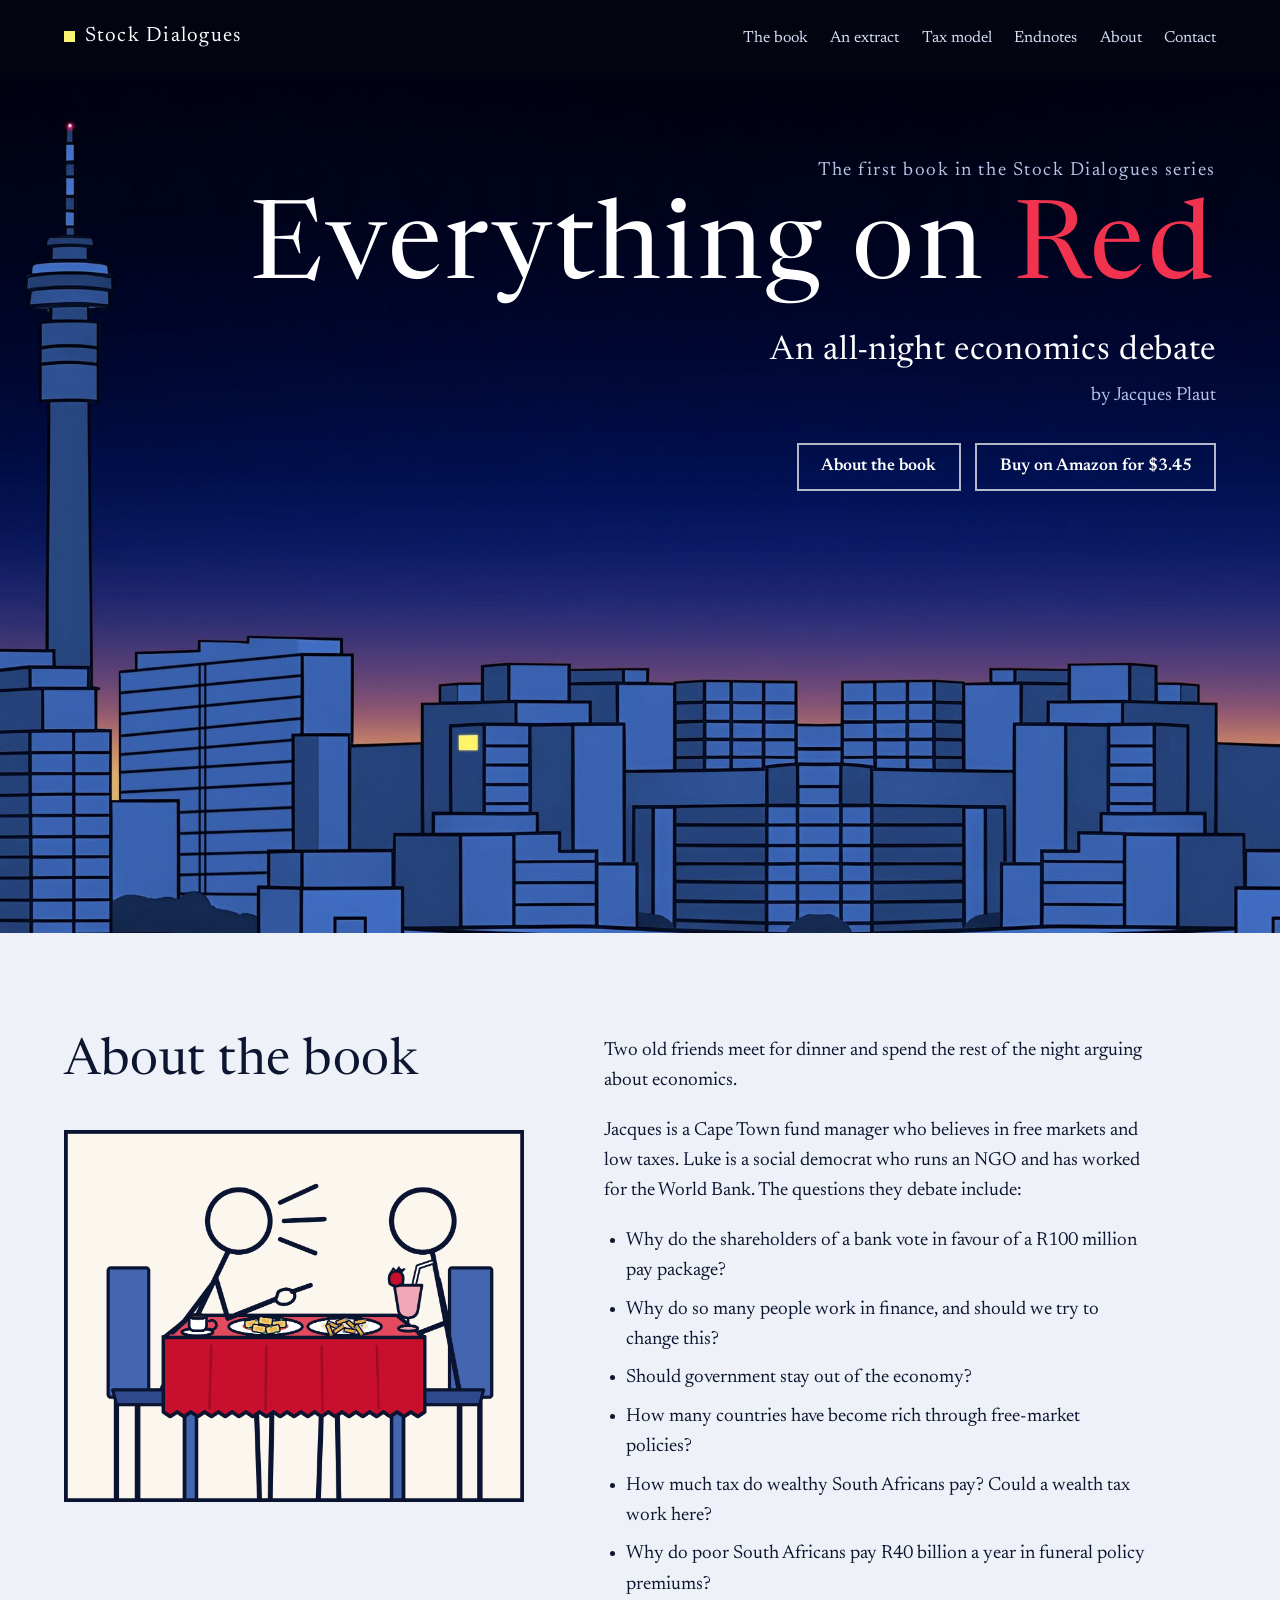
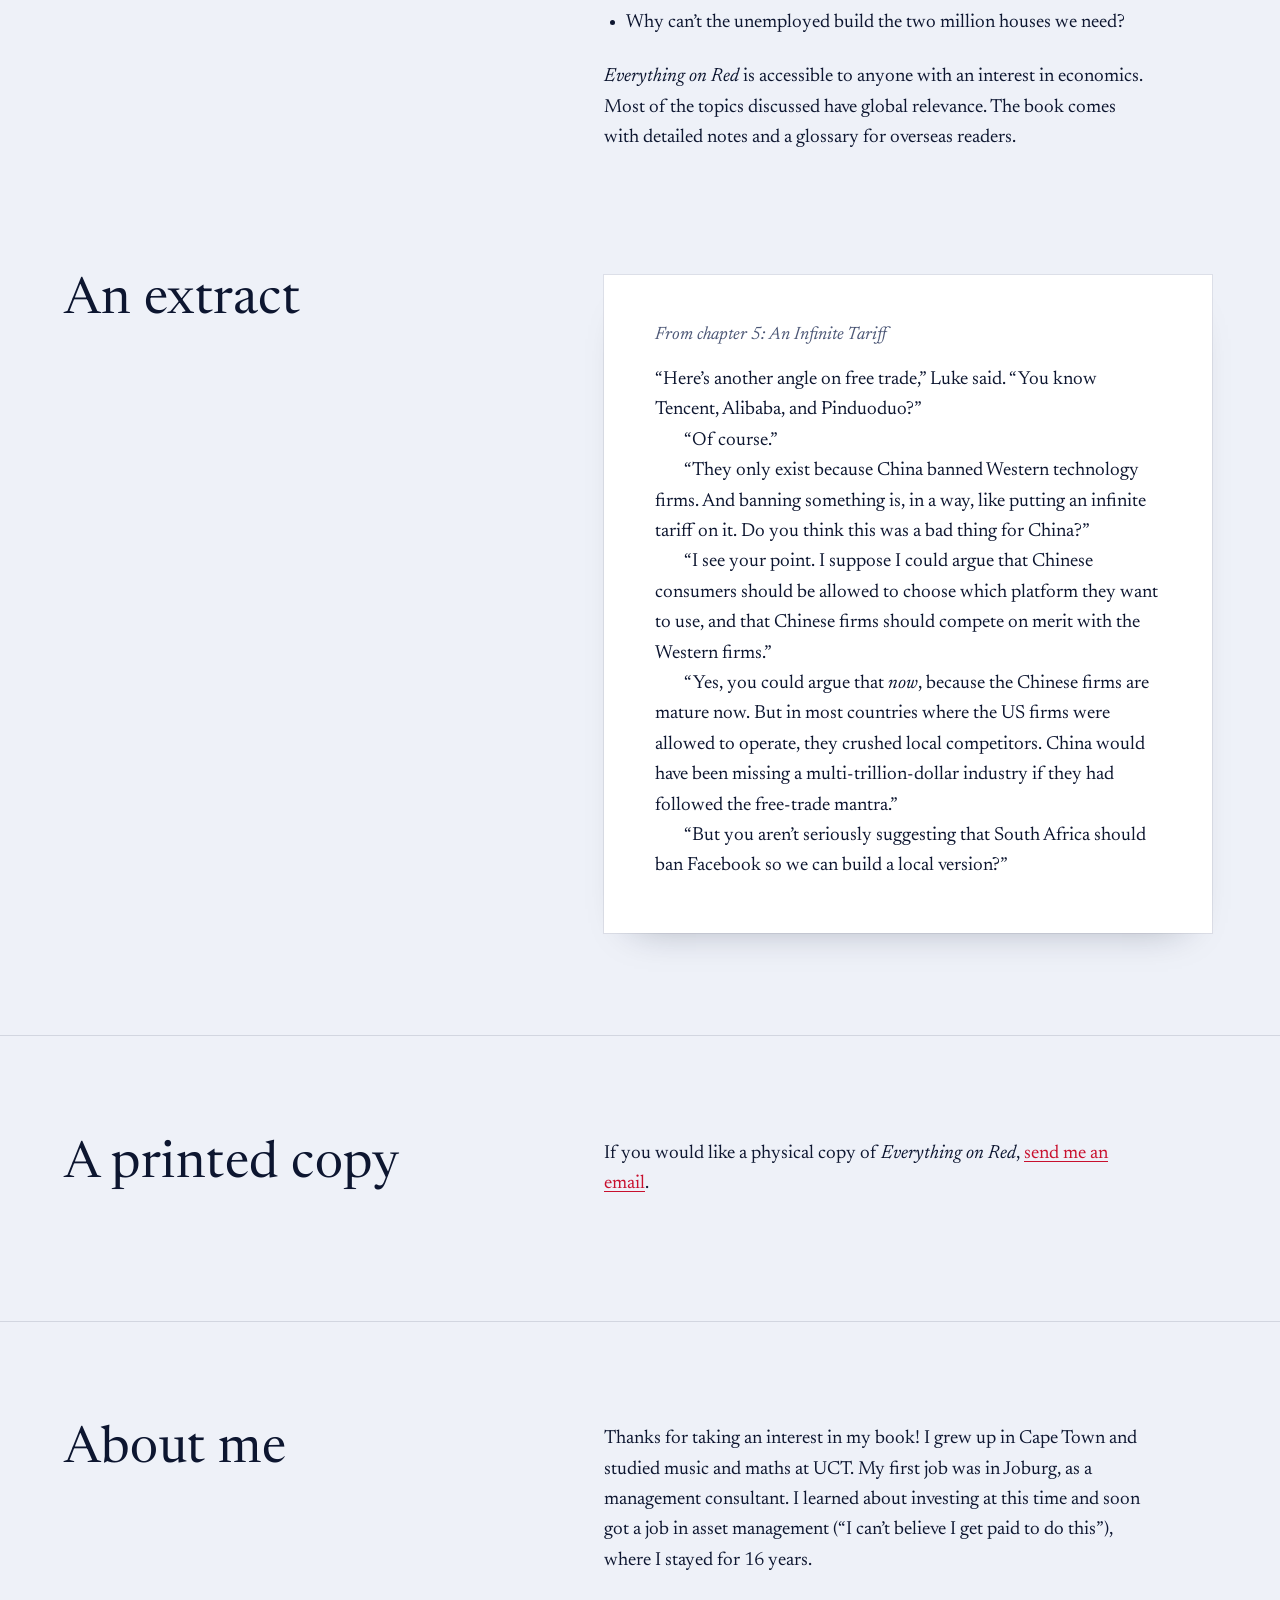
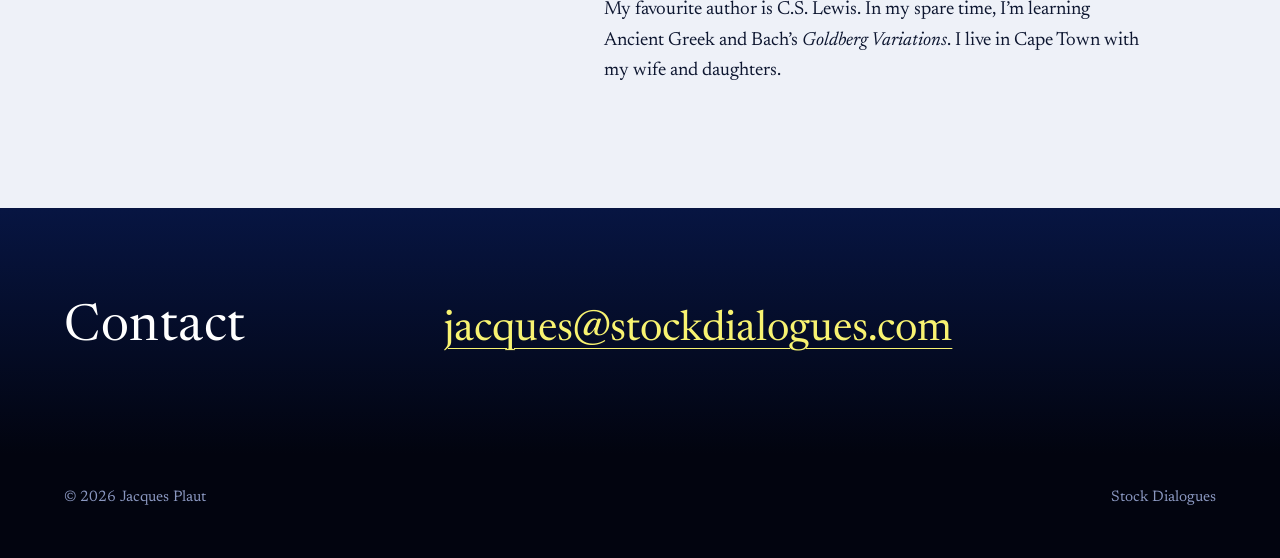
<file: index.html>
<!doctype html>
<html lang="en-ZA">
<head>
  <meta charset="utf-8">
  <meta name="viewport" content="width=device-width, initial-scale=1">
  <title>Everything on Red by Jacques Plaut | Stock Dialogues</title>
  <meta name="description" content="Everything on Red by Jacques Plaut. Two old friends meet for dinner and spend the rest of the night arguing about economics.">
  <meta property="og:title" content="Everything on Red by Jacques Plaut">
  <meta property="og:description" content="Two old friends meet for dinner and spend the rest of the night arguing about economics.">
  <meta property="og:type" content="book">
  <meta property="og:url" content="https://www.stockdialogues.com/">
  <link rel="canonical" href="https://www.stockdialogues.com/">
  <link rel="icon" href="favicon.svg" type="image/svg+xml">
  <link rel="preconnect" href="https://fonts.googleapis.com">
  <link rel="preconnect" href="https://fonts.gstatic.com" crossorigin>
  <link href="https://fonts.googleapis.com/css2?family=Newsreader:ital,opsz,wght@0,6..72,300;0,6..72,400;0,6..72,600;1,6..72,400&display=swap" rel="stylesheet">
  <link rel="stylesheet" href="style.css?v=20261117">
</head>
<body>
<a class="skip" href="#main">Skip to content</a>

<header class="site-header">
  <div class="wrap">
    <span class="wordmark"><span class="light" aria-hidden="true"></span>Stock Dialogues</span>
    <nav class="site-nav" aria-label="Main">
      <a href="#book">The book</a>
      <a href="#extract">An extract</a>
      <a href="tax-model.html">Tax model</a>
      <a href="notes.html">Endnotes</a>
      <a href="#author">About</a>
      <a href="#contact">Contact</a>
    </nav>
  </div>
</header>

<main id="main">

  <section class="hero" aria-labelledby="title">
    <img class="hero-art" src="images/hero.jpg" width="2000" height="1344" alt="" aria-hidden="true">
    <div class="wrap">
      <p class="hero-series">The first book in the Stock Dialogues series</p>
      <h1 id="title">Everything on <span class="red">Red</span></h1>
      <p class="hero-sub">An all-night economics debate</p>
      <p class="byline">by Jacques Plaut</p>
      <div class="actions">
        <a class="btn" href="#book">About the book</a>
        <a class="btn btn-buy" href="https://www.amazon.com/dp/B0HR61LP95?th=1">Buy on Amazon for $3.45</a>
      </div>
    </div>
  </section>

  <section class="section" id="book" aria-labelledby="book-h">
    <div class="wrap cols">
      <div class="side side-stack">
        <h2 id="book-h">About the book</h2>
        <img src="images/dinner.png" width="996" height="808" alt="Illustration: Jacques, with a strawberry milkshake, and Luke, with an espresso and a glass of sparkling water, arguing across a table with a red tablecloth">
      </div>
      <div class="main">
        <p>Two old friends meet for dinner and spend the rest of the night arguing about economics.</p>
        <p>Jacques is a Cape Town fund manager who believes in free markets and low taxes. Luke is a social democrat who runs an NGO and has worked for the World Bank. The questions they debate include:</p>
        <ul class="questions">
          <li>Why do the shareholders of a bank vote in favour of a R100 million pay package?</li>
          <li>Why do so many people work in finance, and should we try to change this?</li>
          <li>Should government stay out of the economy?</li>
          <li>How many countries have become rich through free-market policies?</li>
          <li>How much tax do wealthy South Africans pay? Could a wealth tax work here?</li>
          <li>Why do poor South Africans pay R40 billion a year in funeral policy premiums?</li>
          <li>Why can’t the unemployed build the two million houses we need?</li>
        </ul>
        <p><i>Everything on Red</i> is accessible to anyone with an interest in economics. Most of the topics discussed have global relevance. The book comes with detailed notes and a glossary for overseas readers.</p>
      </div>
    </div>
  </section>

  <section class="section flush-top" id="extract" aria-labelledby="extract-h">
    <div class="wrap cols">
      <h2 class="side" id="extract-h">An extract</h2>
      <article class="page">
        <h3>From chapter 5: An Infinite Tariff</h3>
        <p>“Here’s another angle on free trade,” Luke said. “You know Tencent, Alibaba, and Pinduoduo?”</p>
        <p>“Of course.”</p>
        <p>“They only exist because China banned Western technology firms. And banning something is, in a way, like putting an infinite tariff on it. Do you think this was a bad thing for China?”</p>
        <p>“I see your point. I suppose I could argue that Chinese consumers should be allowed to choose which platform they want to use, and that Chinese firms should compete on merit with the Western firms.”</p>
        <p>“Yes, you could argue that <i>now</i>, because the Chinese firms are mature now. But in most countries where the US firms were allowed to operate, they crushed local competitors. China would have been missing a multi-trillion-dollar industry if they had followed the free-trade mantra.”</p>
        <p>“But you aren’t seriously suggesting that South Africa should ban Facebook so we can build a local version?”</p>
      </article>
    </div>
  </section>

  <section class="section ruled" id="print" aria-labelledby="print-h">
    <div class="wrap cols">
      <h2 class="side" id="print-h">A printed copy</h2>
      <div class="main">
        <p>If you would like a physical copy of <i>Everything on Red</i>, <a href="mailto:jacques@stockdialogues.com?subject=Physical%20copy%20of%20Everything%20on%20Red">send me an email</a>.</p>
      </div>
    </div>
  </section>

  <section class="section ruled" id="author" aria-labelledby="author-h">
    <div class="wrap cols">
      <h2 class="side" id="author-h">About me</h2>
      <div class="main">
        <p>Thanks for taking an interest in my book! I grew up in Cape Town and studied music and maths at UCT. My first job was in Joburg, as a management consultant. I learned about investing at this time and soon got a job in asset management (“I can’t believe I get paid to do this”), where I stayed for 16 years.</p>
        <p>My favourite author is C.S. Lewis. In my spare time, I’m learning Ancient Greek and Bach’s <i>Goldberg Variations</i>. I live in Cape Town with my wife and daughters.</p>
      </div>
    </div>
  </section>

  <section class="contact" id="contact" aria-labelledby="contact-h">
    <div class="wrap cols">
      <h2 class="side" id="contact-h">Contact</h2>
      <a class="email" href="mailto:jacques@stockdialogues.com">jacques@stockdialogues.com</a>
    </div>
  </section>

</main>

<footer class="site-footer">
  <div class="wrap">
    <span>© 2026 Jacques Plaut</span>
    <span>Stock Dialogues</span>
  </div>
</footer>
<!-- Cloudflare Web Analytics --><script type='module' src='https://static.cloudflareinsights.com/beacon.min.js' data-cf-beacon='{"token": "83130190040b4388af3e68f69cc9f07f"}'></script><!-- End Cloudflare Web Analytics -->
</body>
</html>
</file>
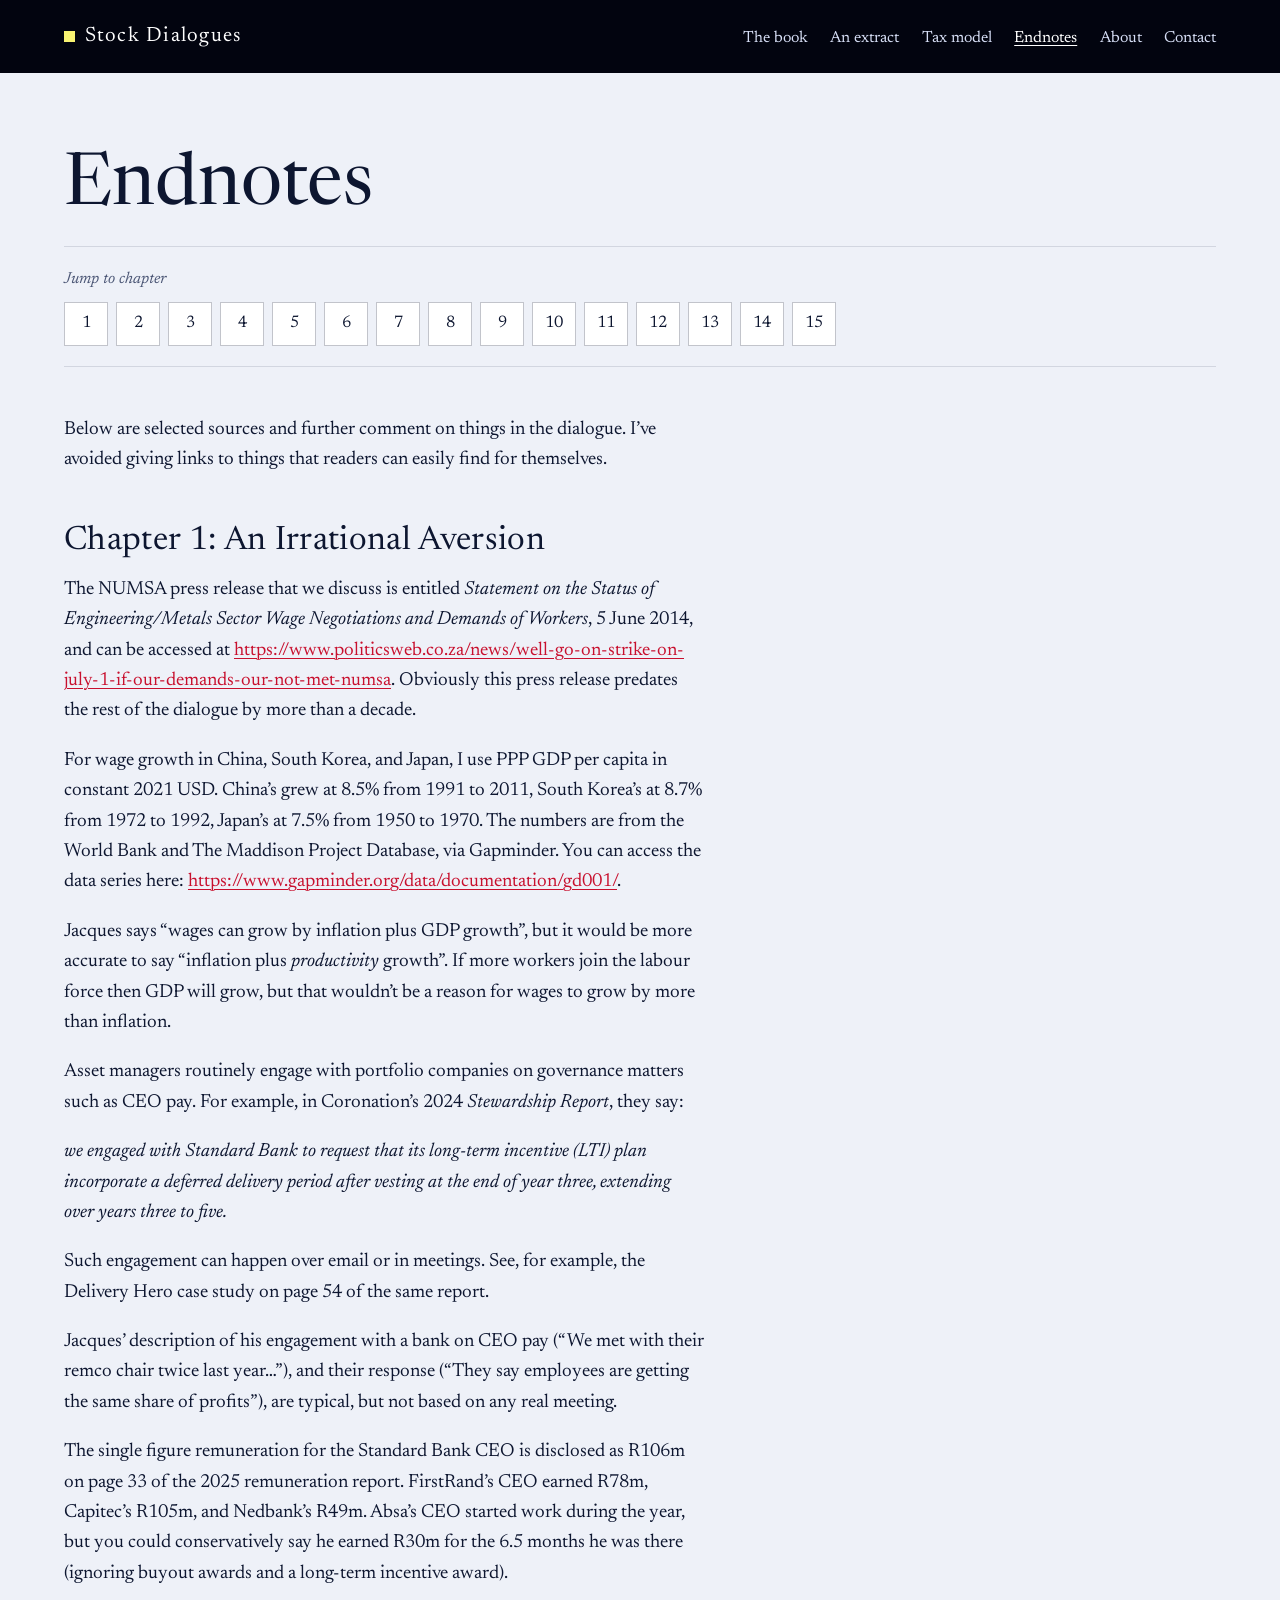
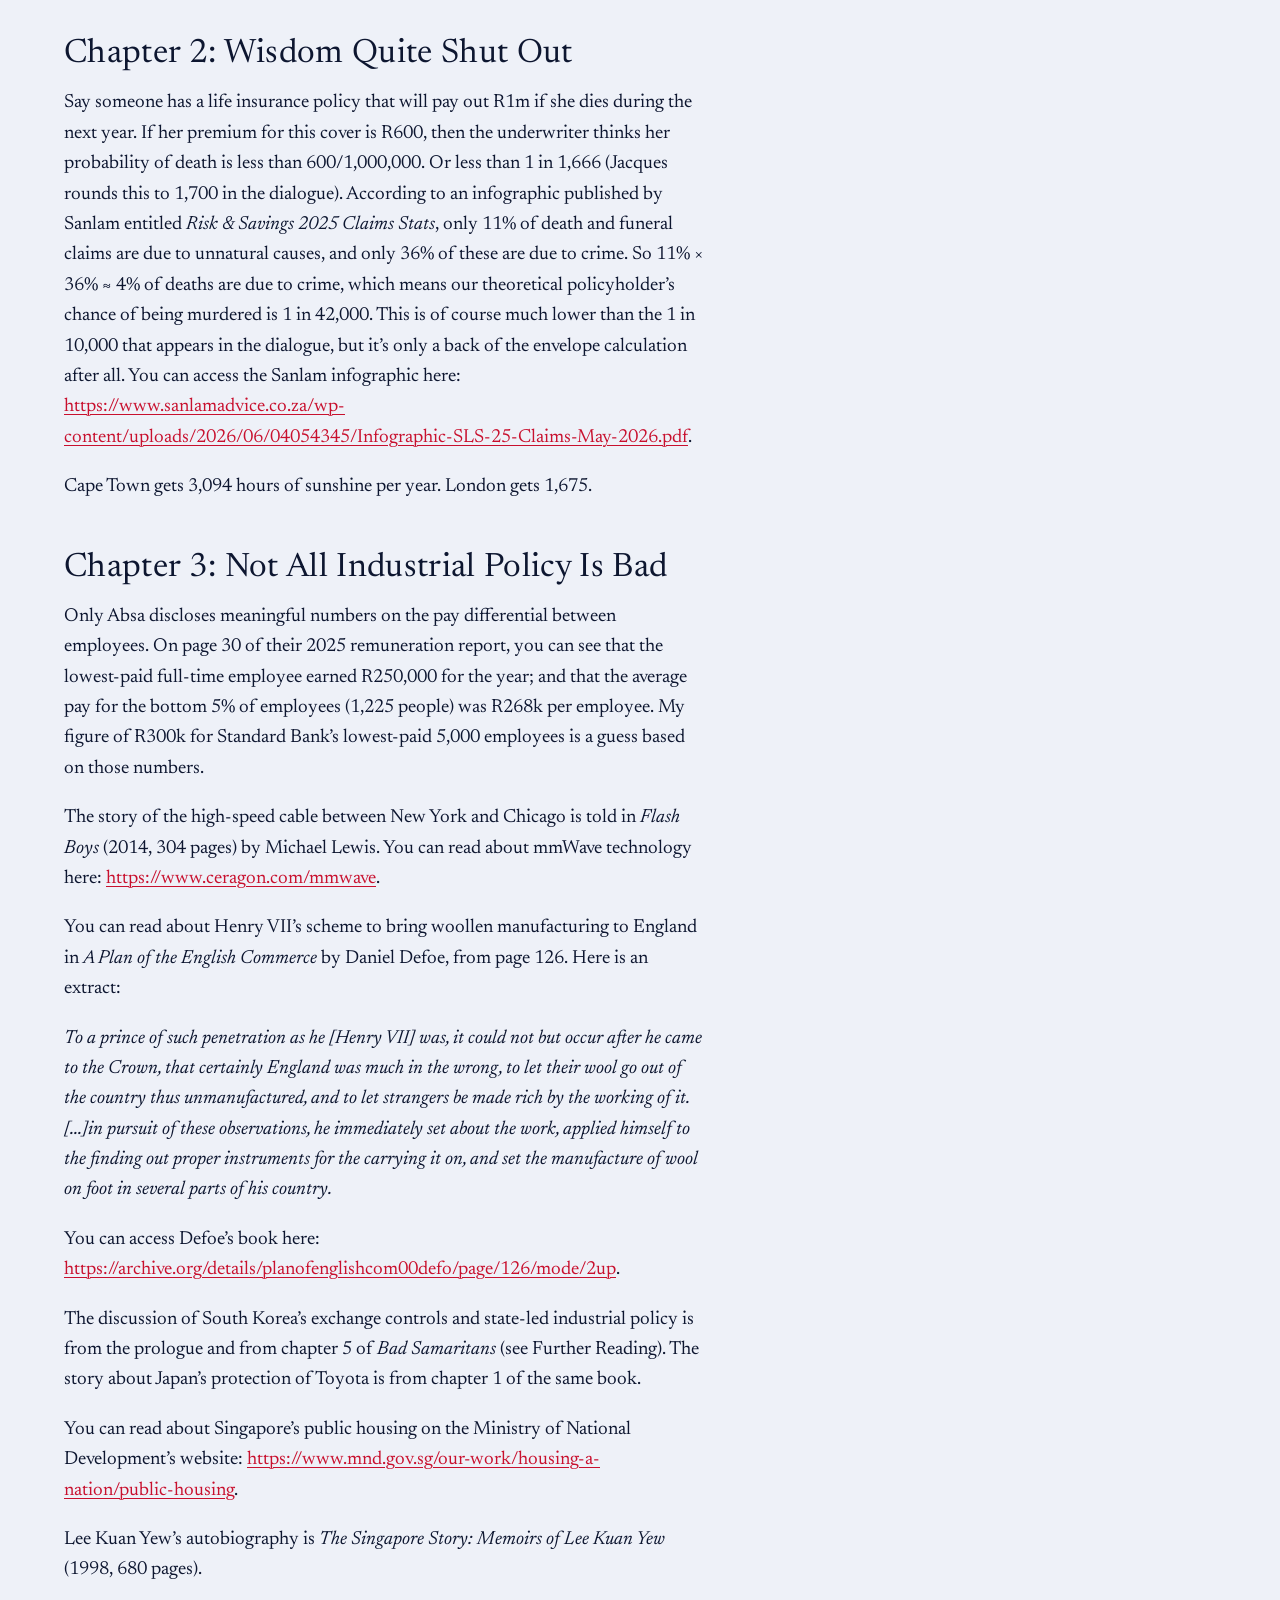
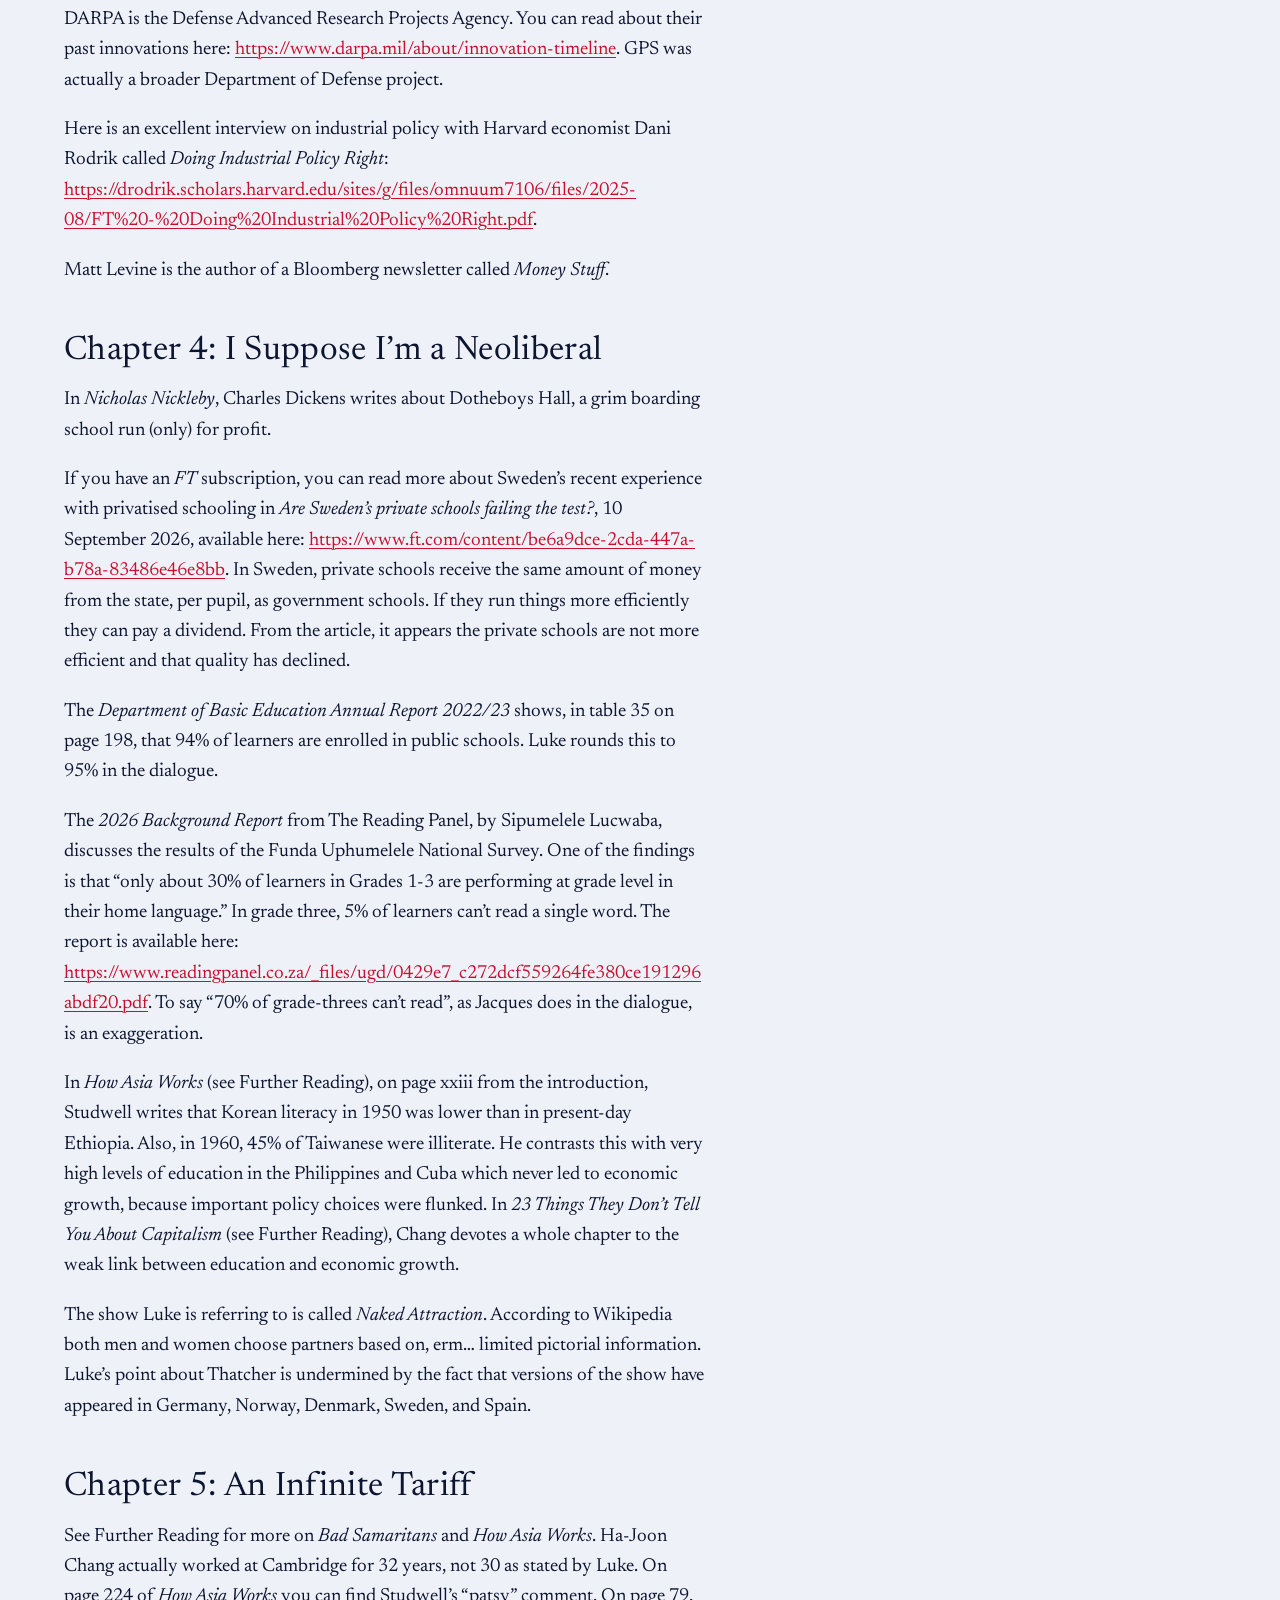
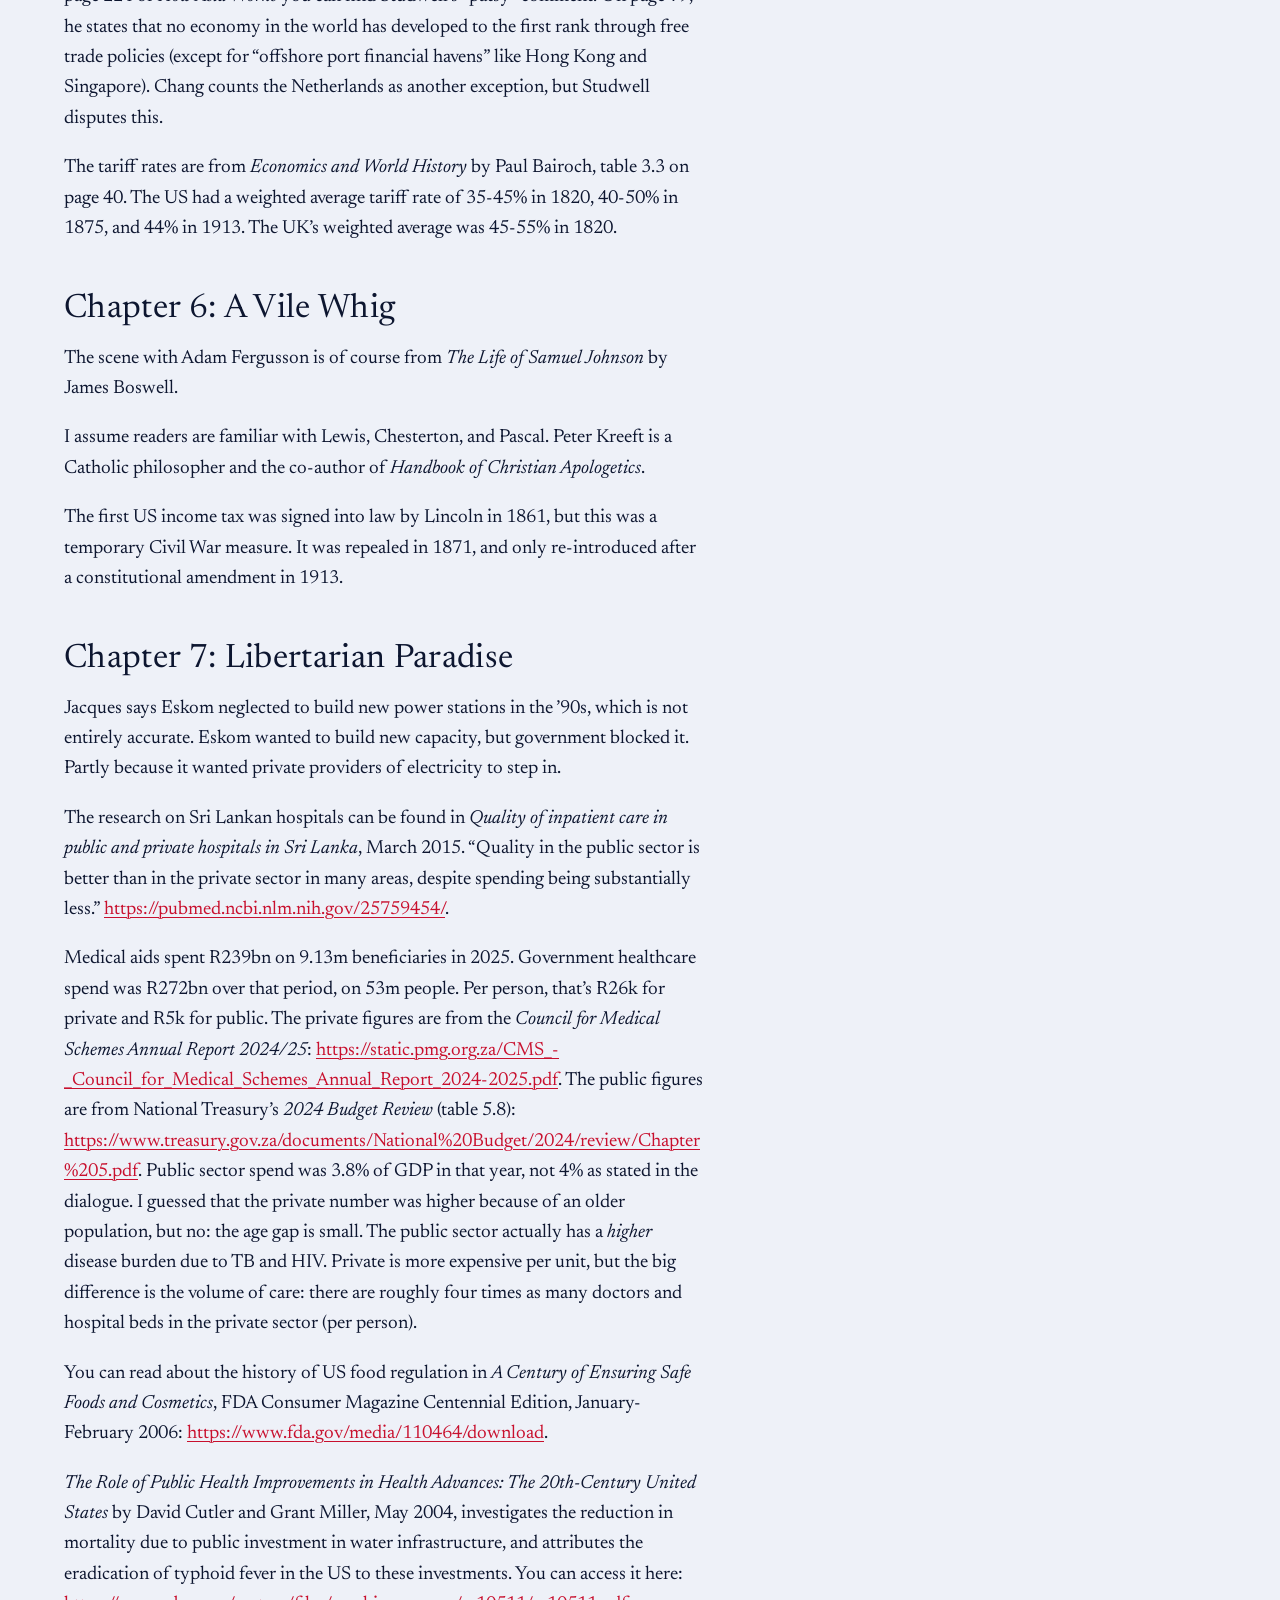
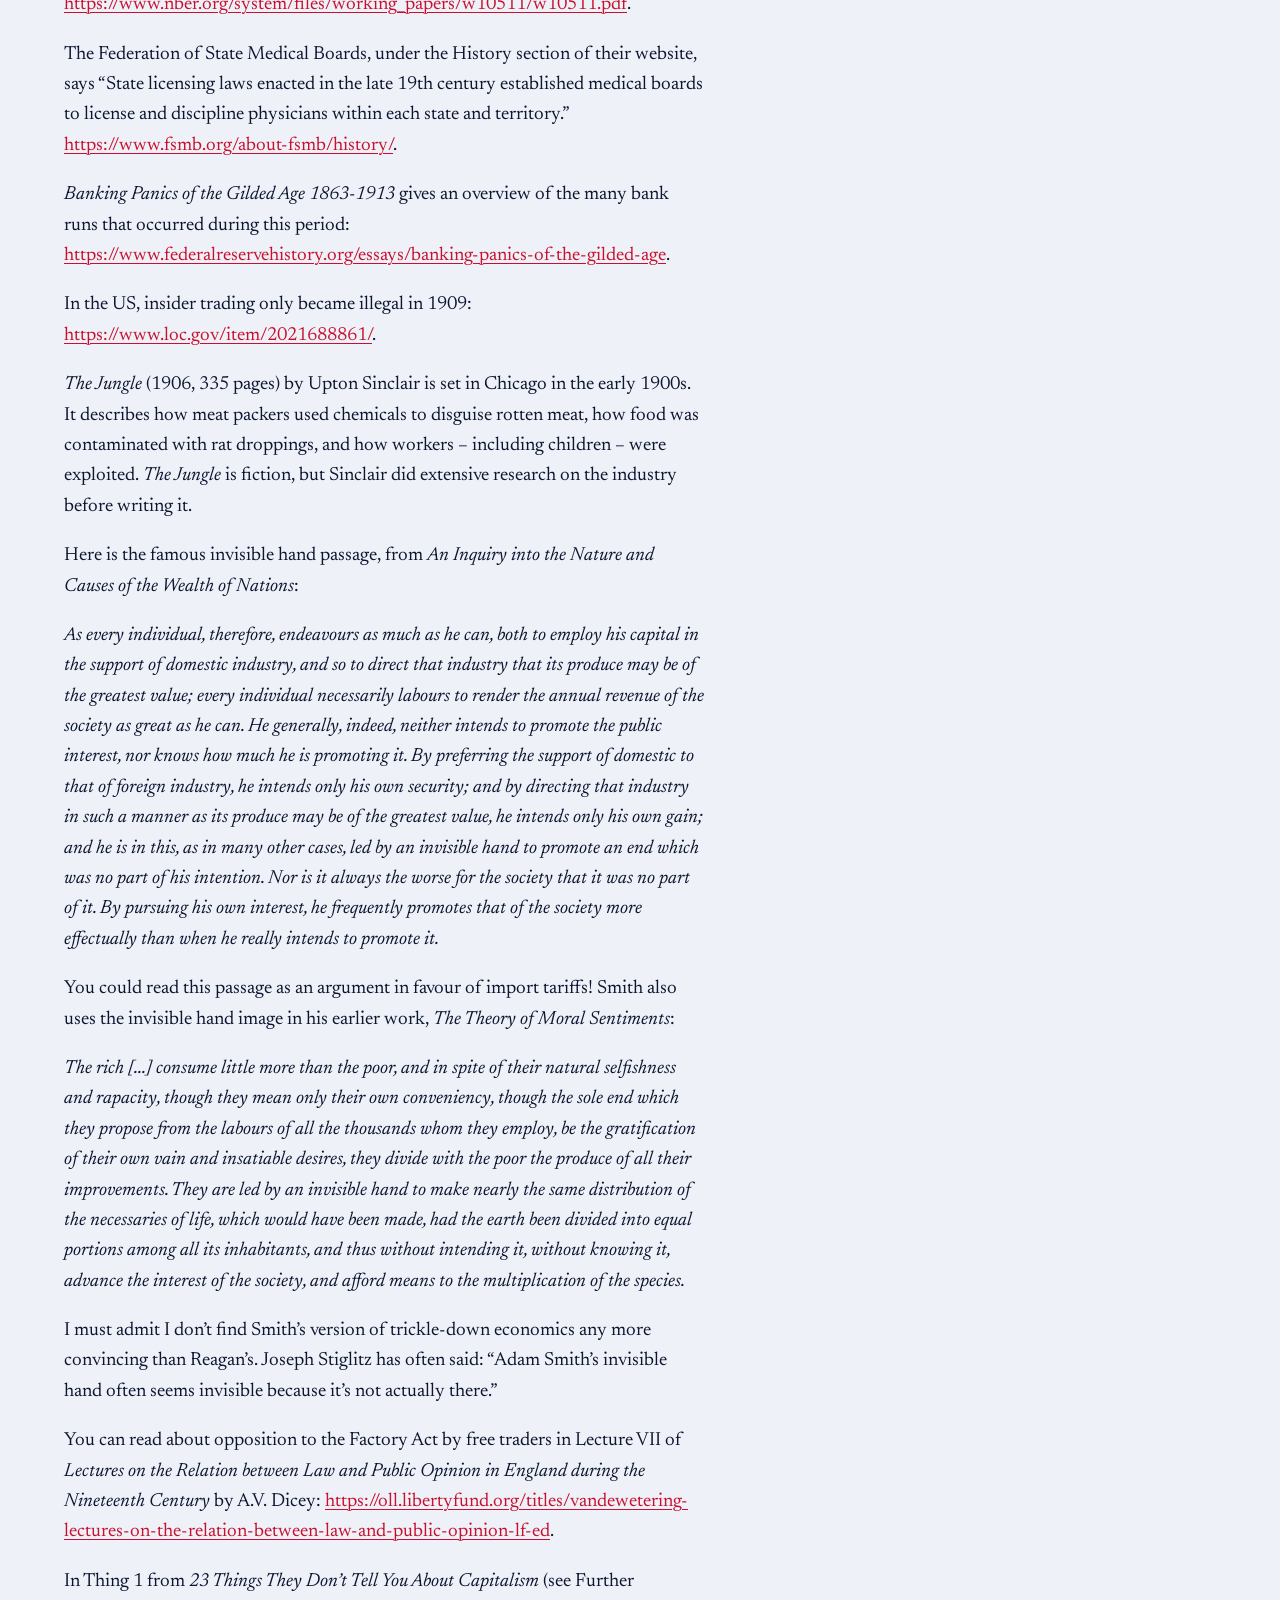
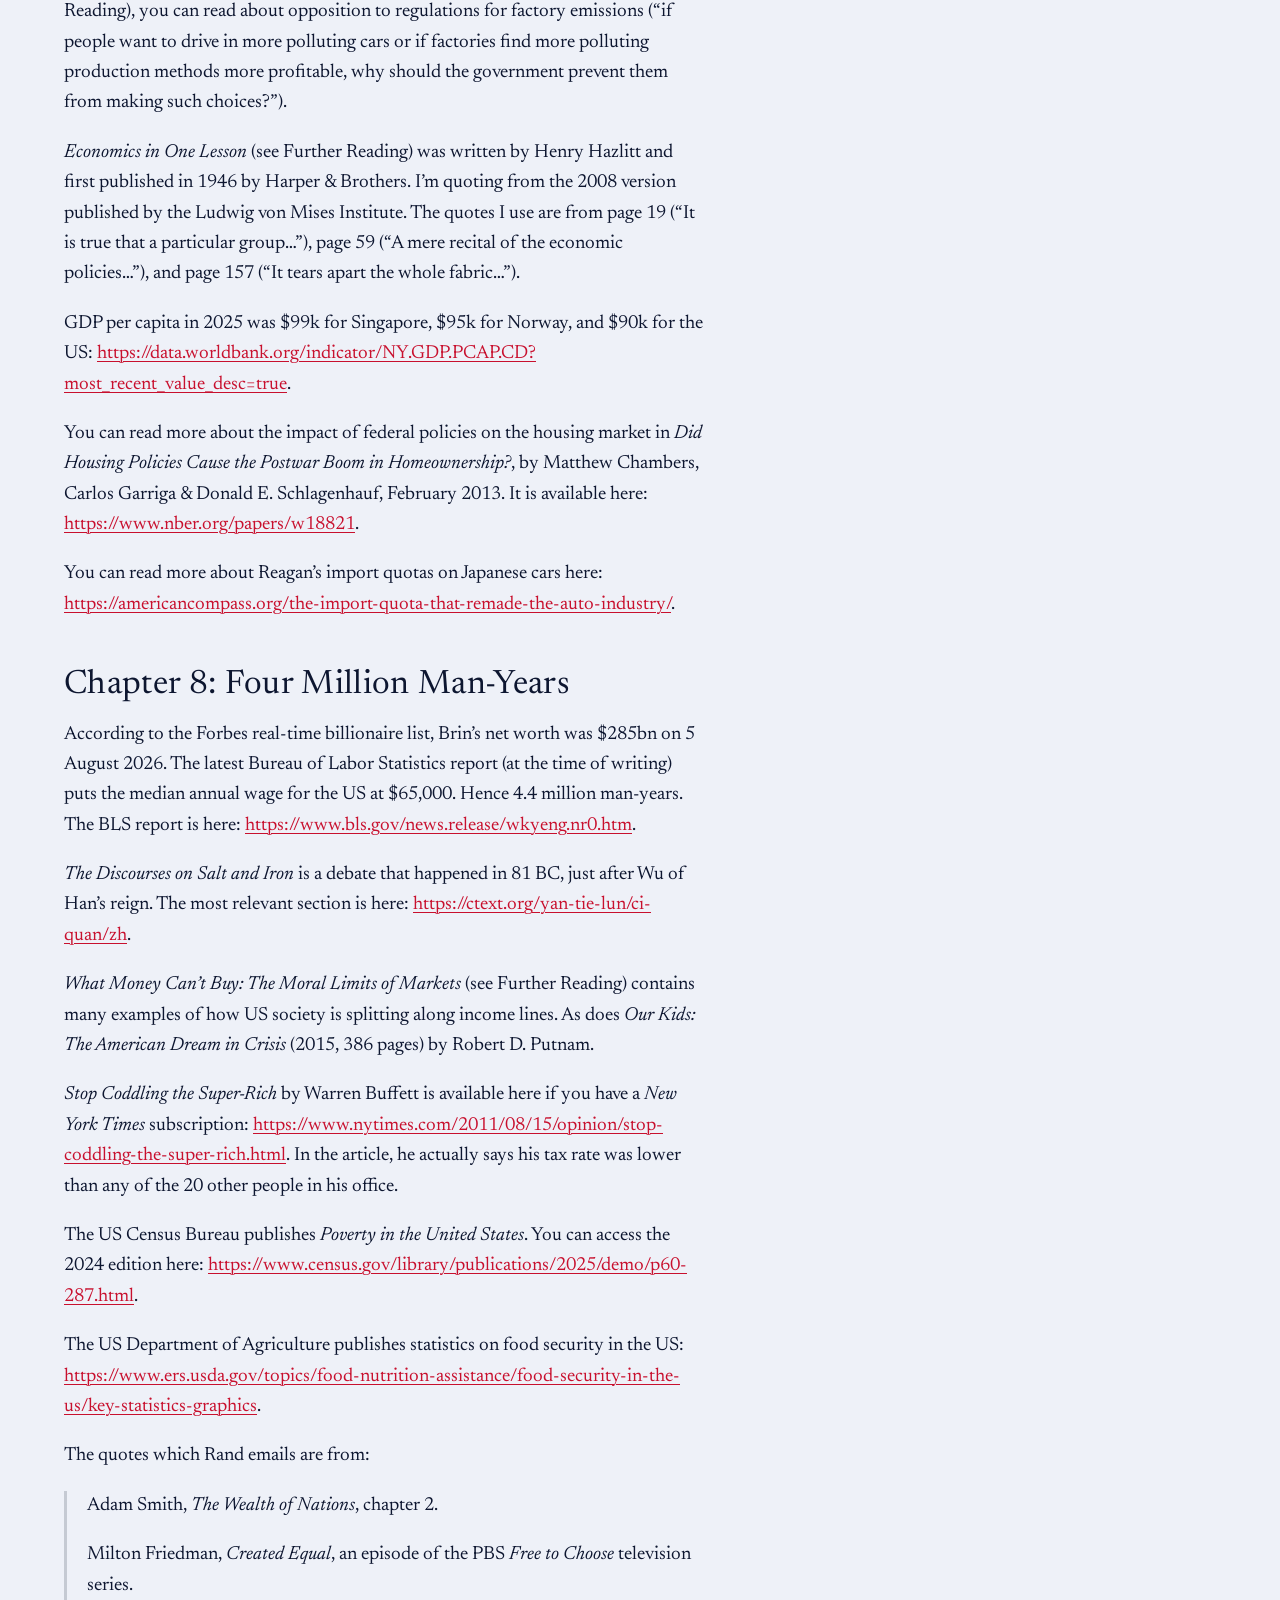
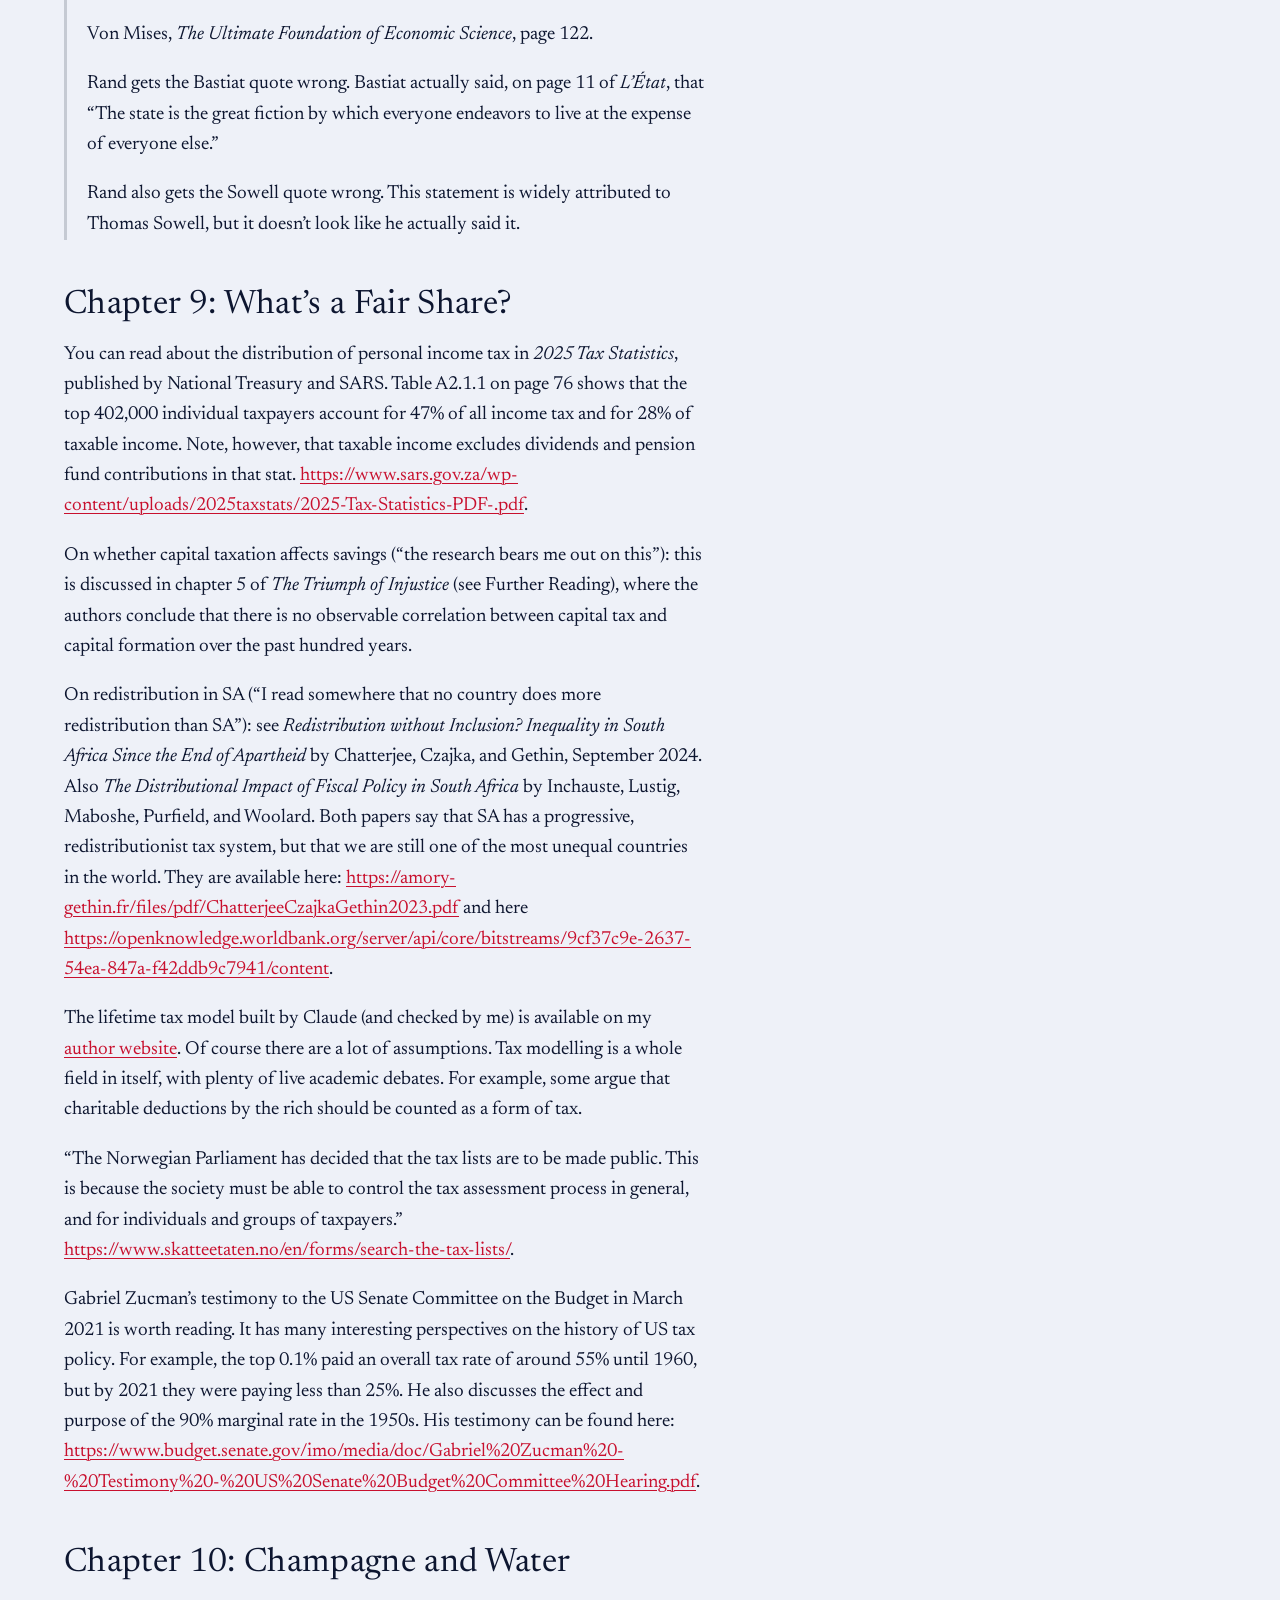
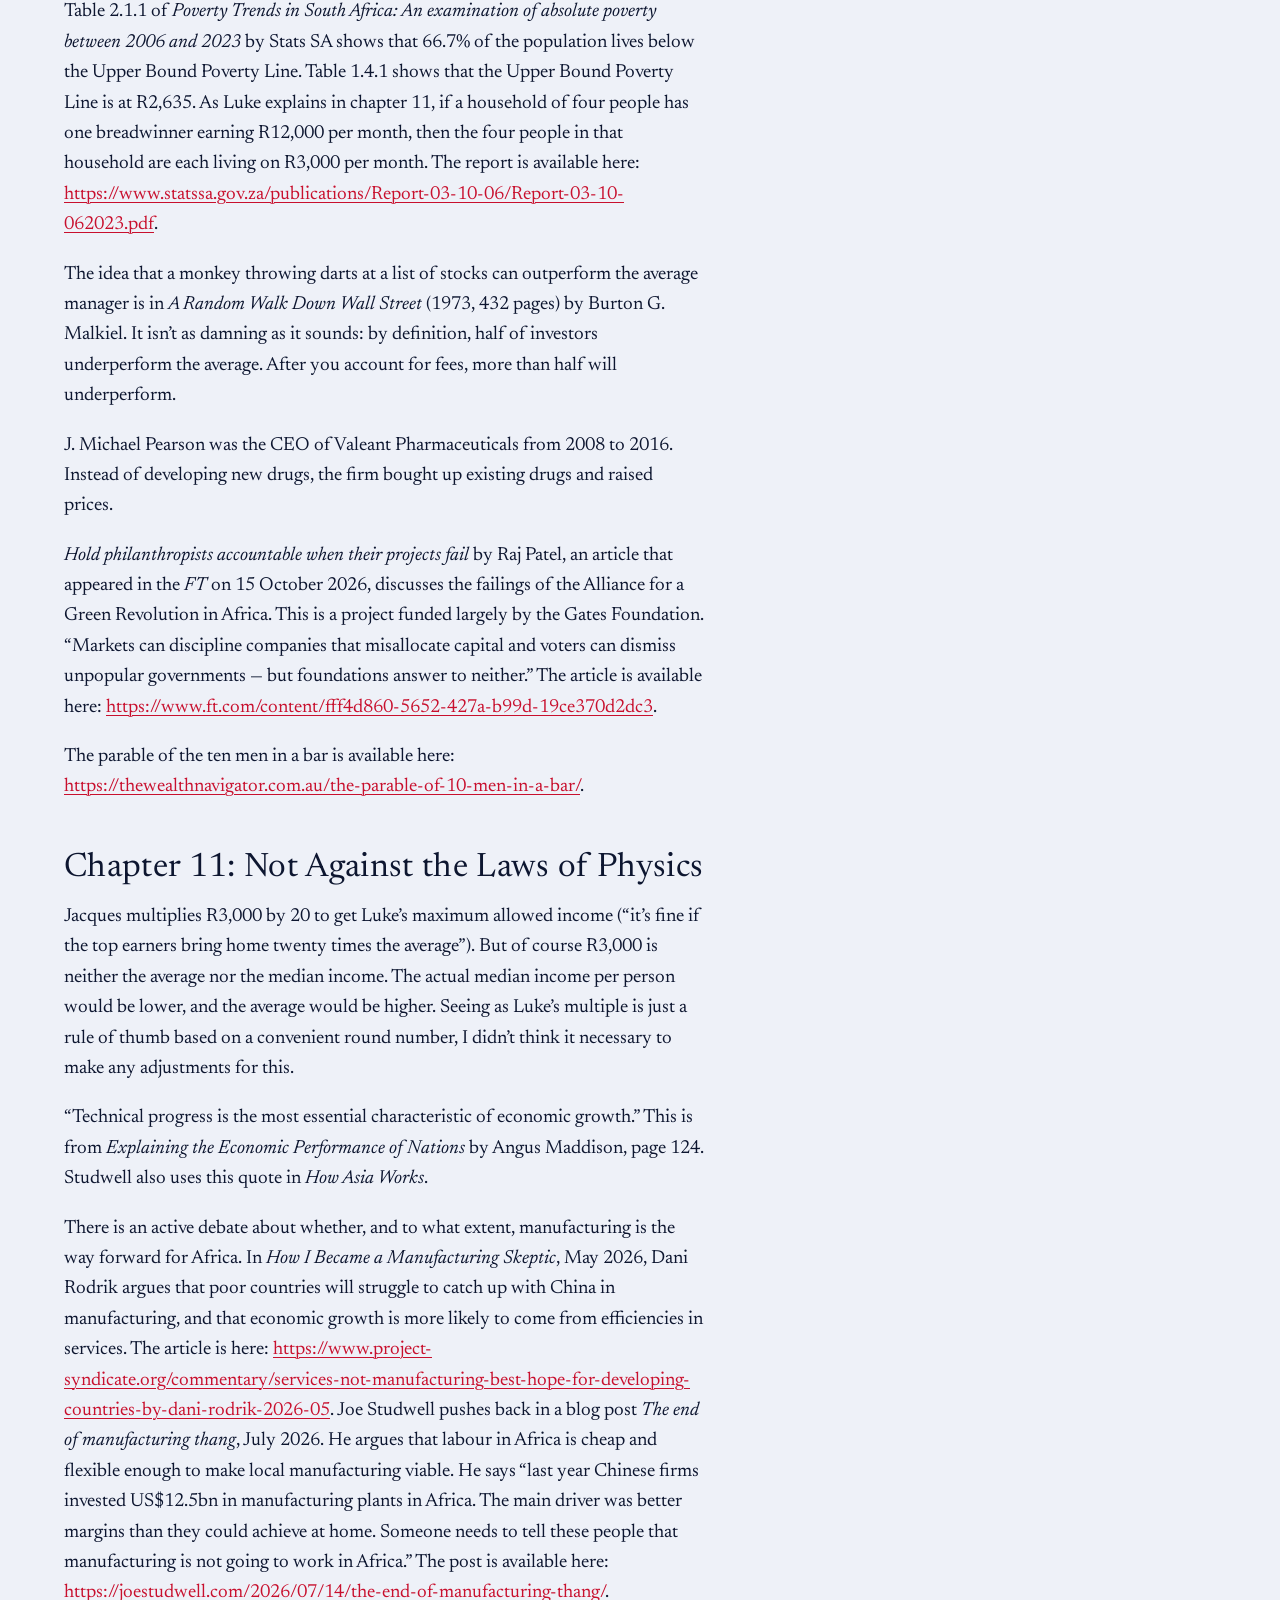
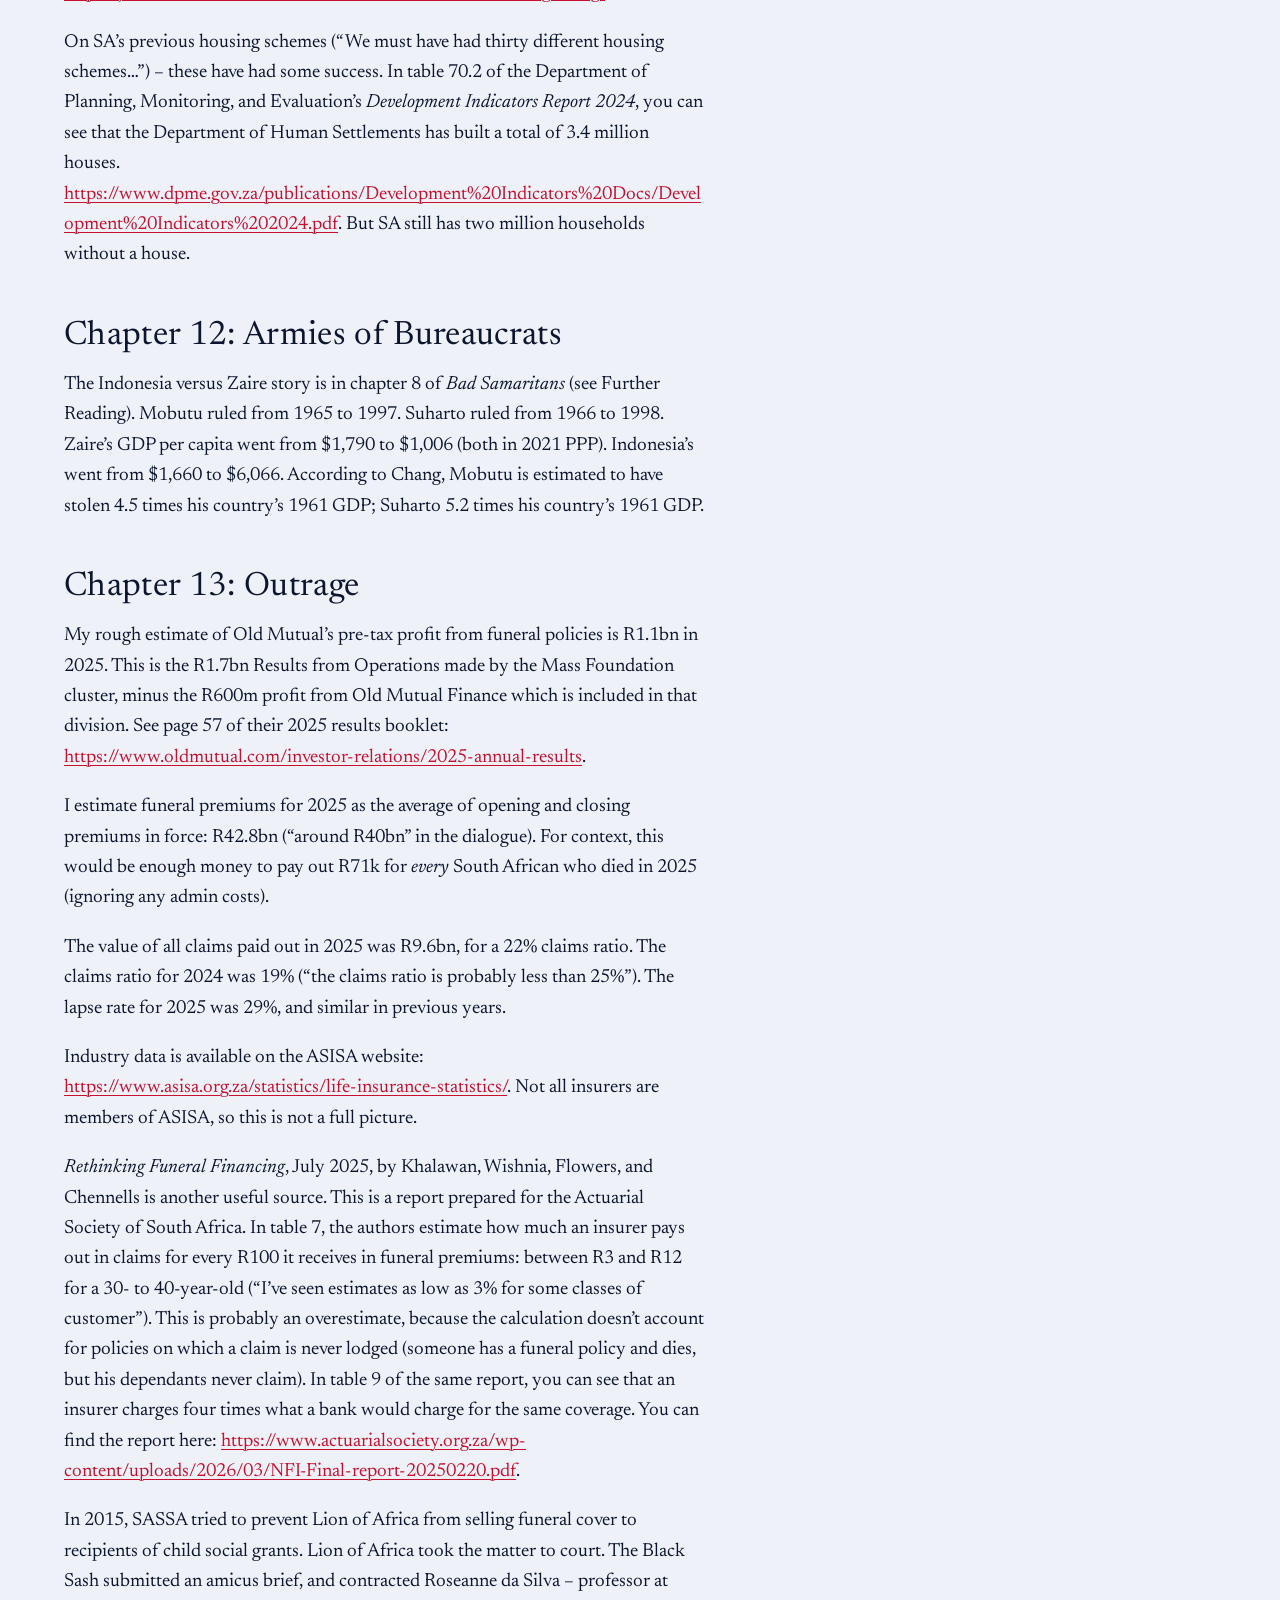
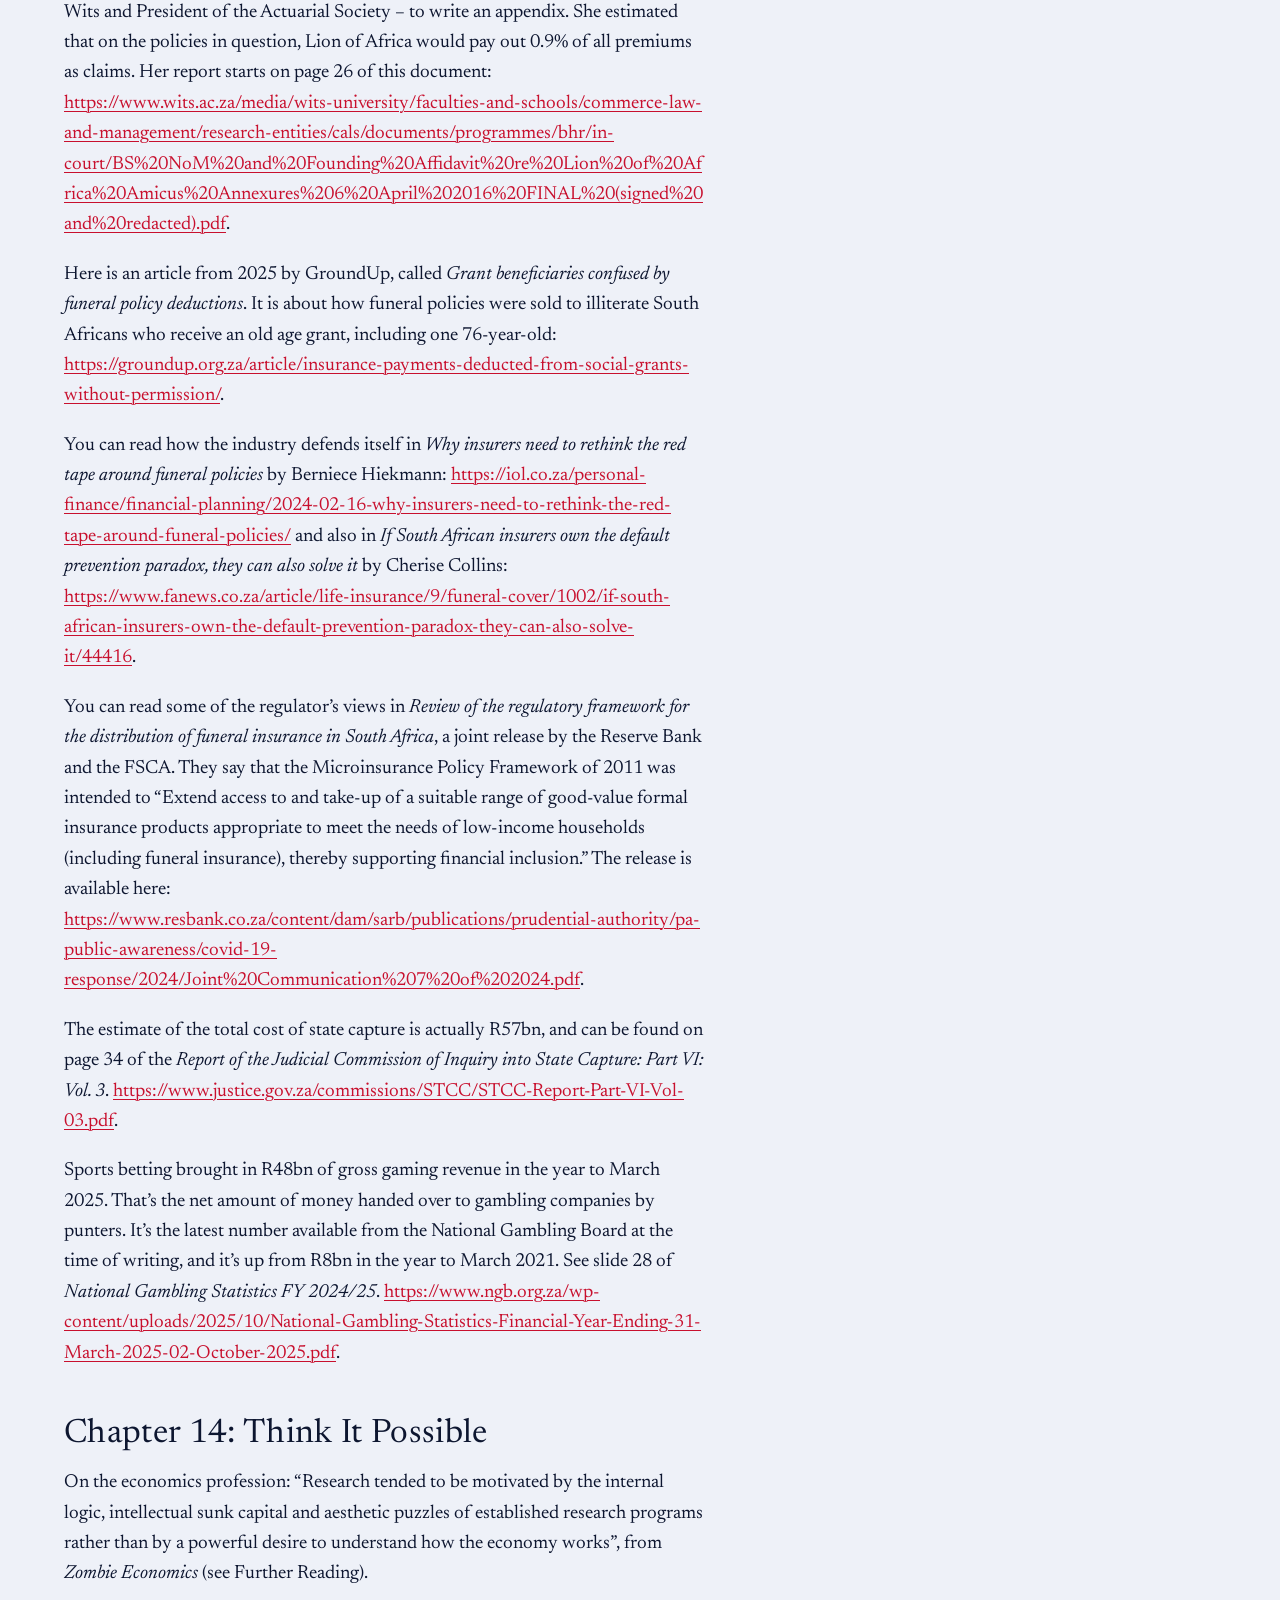
<file: notes.html>
<!doctype html>
<html lang="en-ZA">
<head>
  <meta charset="utf-8">
  <meta name="viewport" content="width=device-width, initial-scale=1">
  <title>Endnotes | Everything on Red | Stock Dialogues</title>
  <meta name="description" content="The endnotes for Everything on Red by Jacques Plaut: sources and further comment, chapter by chapter, with clickable links.">
  <link rel="canonical" href="https://www.stockdialogues.com/notes.html">
  <link rel="icon" href="favicon.svg" type="image/svg+xml">
  <link rel="preconnect" href="https://fonts.googleapis.com">
  <link rel="preconnect" href="https://fonts.gstatic.com" crossorigin>
  <link href="https://fonts.googleapis.com/css2?family=Newsreader:ital,opsz,wght@0,6..72,300;0,6..72,400;0,6..72,600;1,6..72,400&display=swap" rel="stylesheet">
  <link rel="stylesheet" href="style.css?v=20261117">
</head>
<body>
<a class="skip" href="#main">Skip to content</a>
<header class="site-header">
  <div class="wrap">
    <a class="wordmark" href="./"><span class="light" aria-hidden="true"></span>Stock Dialogues</a>
    <nav class="site-nav" aria-label="Main">
      <a href="./#book">The book</a>
      <a href="./#extract">An extract</a>
      <a href="tax-model.html">Tax model</a>
      <a href="notes.html" aria-current="page">Endnotes</a>
      <a href="./#author">About</a>
      <a href="./#contact">Contact</a>
    </nav>
  </div>
</header>

<main id="main" class="inner notes-page">
  <div class="wrap">
    <h1>Endnotes</h1>
    <nav class="chapter-jump" aria-label="Jump to chapter">
      <p>Jump to chapter</p>
      <ol>
        <li><a href="#chapter-1" aria-label="Chapter 1">1</a></li>
        <li><a href="#chapter-2" aria-label="Chapter 2">2</a></li>
        <li><a href="#chapter-3" aria-label="Chapter 3">3</a></li>
        <li><a href="#chapter-4" aria-label="Chapter 4">4</a></li>
        <li><a href="#chapter-5" aria-label="Chapter 5">5</a></li>
        <li><a href="#chapter-6" aria-label="Chapter 6">6</a></li>
        <li><a href="#chapter-7" aria-label="Chapter 7">7</a></li>
        <li><a href="#chapter-8" aria-label="Chapter 8">8</a></li>
        <li><a href="#chapter-9" aria-label="Chapter 9">9</a></li>
        <li><a href="#chapter-10" aria-label="Chapter 10">10</a></li>
        <li><a href="#chapter-11" aria-label="Chapter 11">11</a></li>
        <li><a href="#chapter-12" aria-label="Chapter 12">12</a></li>
        <li><a href="#chapter-13" aria-label="Chapter 13">13</a></li>
        <li><a href="#chapter-14" aria-label="Chapter 14">14</a></li>
        <li><a href="#chapter-15" aria-label="Chapter 15">15</a></li>
      </ol>
    </nav>
    <div class="notes-body">
<p>Below are selected sources and further comment on things in the
dialogue. I’ve avoided giving links to things that readers can easily
find for themselves.</p>
<h2 id="chapter-1">Chapter 1: An Irrational Aversion</h2>
<p>The NUMSA press release that we discuss is entitled <em>Statement on
the Status of Engineering/Metals Sector Wage Negotiations and Demands of
Workers</em>, 5 June 2014, and can be accessed at <a href="https://www.politicsweb.co.za/news/well-go-on-strike-on-july-1-if-our-demands-our-not-met-numsa" rel="noopener">https://www.politicsweb.co.za/news/well-go-on-strike-on-july-1-if-our-demands-our-not-met-numsa</a>.
Obviously this press release predates the rest of the dialogue by more
than a decade.</p>
<p>For wage growth in China, South Korea, and Japan, I use PPP GDP per
capita in constant 2021 USD. China’s grew at 8.5% from 1991 to 2011,
South Korea’s at 8.7% from 1972 to 1992, Japan’s at 7.5% from 1950 to
1970. The numbers are from the World Bank and The Maddison Project
Database, via Gapminder. You can access the data series here: <a href="https://www.gapminder.org/data/documentation/gd001/" rel="noopener">https://www.gapminder.org/data/documentation/gd001/</a>.</p>
<p>Jacques says “wages can grow by inflation plus GDP growth”, but it
would be more accurate to say “inflation plus <em>productivity</em>
growth”. If more workers join the labour force then GDP will grow, but
that wouldn’t be a reason for wages to grow by more than inflation.</p>
<p>Asset managers routinely engage with portfolio companies on
governance matters such as CEO pay. For example, in Coronation’s 2024
<em>Stewardship Report</em>, they say:</p>
<p><em>we engaged with Standard Bank to request that its long-term
incentive (LTI) plan incorporate a deferred delivery period after
vesting at the end of year three, extending over years three to
five.</em></p>
<p>Such engagement can happen over email or in meetings. See, for
example, the Delivery Hero case study on page 54 of the same report.</p>
<p>Jacques’ description of his engagement with a bank on CEO pay (“We
met with their remco chair twice last year…”), and their response (“They
say employees are getting the same share of profits”), are typical, but
not based on any real meeting.</p>
<p>The single figure remuneration for the Standard Bank CEO is disclosed
as R106m on page 33 of the 2025 remuneration report. FirstRand’s CEO
earned R78m, Capitec’s R105m, and Nedbank’s R49m. Absa’s CEO started
work during the year, but you could conservatively say he earned R30m
for the 6.5 months he was there (ignoring buyout awards and a long-term
incentive award).</p>
<h2 id="chapter-2">Chapter 2: Wisdom Quite Shut Out</h2>
<p>Say someone has a life insurance policy that will pay out R1m if she
dies during the next year. If her premium for this cover is R600, then
the underwriter thinks her probability of death is less than
600/1,000,000. Or less than 1 in 1,666 (Jacques rounds this to 1,700 in
the dialogue). According to an infographic published by Sanlam entitled
<em>Risk &amp; Savings 2025 Claims Stats</em>, only 11% of death and
funeral claims are due to unnatural causes, and only 36% of these are
due to crime. So 11% × 36% ≈ 4% of deaths are due to crime, which means
our theoretical policyholder’s chance of being murdered is 1 in 42,000.
This is of course much lower than the 1 in 10,000 that appears in the
dialogue, but it’s only a back of the envelope calculation after all.
You can access the Sanlam infographic here: <a href="https://www.sanlamadvice.co.za/wp-content/uploads/2026/06/04054345/Infographic-SLS-25-Claims-May-2026.pdf" rel="noopener">https://www.sanlamadvice.co.za/wp-content/uploads/2026/06/04054345/Infographic-SLS-25-Claims-May-2026.pdf</a>.</p>
<p>Cape Town gets 3,094 hours of sunshine per year. London gets
1,675.</p>
<h2 id="chapter-3">Chapter 3: Not All Industrial Policy Is Bad</h2>
<p>Only Absa discloses meaningful numbers on the pay differential
between employees. On page 30 of their 2025 remuneration report, you can
see that the lowest-paid full-time employee earned R250,000 for the
year; and that the average pay for the bottom 5% of employees (1,225
people) was R268k per employee. My figure of R300k for Standard Bank’s
lowest-paid 5,000 employees is a guess based on those numbers.</p>
<p>The story of the high-speed cable between New York and Chicago is
told in <em>Flash Boys</em> (2014, 304 pages) by Michael Lewis. You can
read about mmWave technology here: <a href="https://www.ceragon.com/mmwave" rel="noopener">https://www.ceragon.com/mmwave</a>.</p>
<p>You can read about Henry VII’s scheme to bring woollen manufacturing
to England in <em>A Plan of the English Commerce</em> by Daniel Defoe,
from page 126. Here is an extract:</p>
<p><em>To a prince of such penetration as he [Henry VII] was, it could
not but occur after he came to the Crown, that certainly England was
much in the wrong, to let their wool go out of the country thus
unmanufactured, and to let strangers be made rich by the working of
it.[...]in pursuit of these observations, he immediately set about the
work, applied himself to the finding out proper instruments for the
carrying it on, and set the manufacture of wool on foot in several parts
of his country.</em></p>
<p>You can access Defoe’s book here: <a href="https://archive.org/details/planofenglishcom00defo/page/126/mode/2up" rel="noopener">https://archive.org/details/planofenglishcom00defo/page/126/mode/2up</a>.</p>
<p>The discussion of South Korea’s exchange controls and state-led
industrial policy is from the prologue and from chapter 5 of <em>Bad
Samaritans</em> (see Further Reading). The story about Japan’s
protection of Toyota is from chapter 1 of the same book.</p>
<p>You can read about Singapore’s public housing on the Ministry of
National Development’s website: <a href="https://www.mnd.gov.sg/our-work/housing-a-nation/public-housing" rel="noopener">https://www.mnd.gov.sg/our-work/housing-a-nation/public-housing</a>.</p>
<p>Lee Kuan Yew’s autobiography is <em>The Singapore Story: Memoirs of
Lee Kuan Yew</em> (1998, 680 pages).</p>
<p>DARPA is the Defense Advanced Research Projects Agency. You can read
about their past innovations here: <a href="https://www.darpa.mil/about/innovation-timeline" rel="noopener">https://www.darpa.mil/about/innovation-timeline</a>.
GPS was actually a broader Department of Defense project.</p>
<p>Here is an excellent interview on industrial policy with Harvard
economist Dani Rodrik called <em>Doing Industrial Policy Right</em>: <a href="https://drodrik.scholars.harvard.edu/sites/g/files/omnuum7106/files/2025-08/FT%20-%20Doing%20Industrial%20Policy%20Right.pdf" rel="noopener">https://drodrik.scholars.harvard.edu/sites/g/files/omnuum7106/files/2025-08/FT%20-%20Doing%20Industrial%20Policy%20Right.pdf</a>.</p>
<p>Matt Levine is the author of a Bloomberg newsletter called <em>Money
Stuff</em>.</p>
<h2 id="chapter-4">Chapter 4: I Suppose I’m a Neoliberal</h2>
<p>In <em>Nicholas Nickleby</em>, Charles Dickens writes about Dotheboys
Hall, a grim boarding school run (only) for profit.</p>
<p>If you have an <em>FT</em> subscription, you can read more about
Sweden’s recent experience with privatised schooling in <em>Are Sweden’s
private schools failing the test?</em>, 10 September 2026, available
here: <a href="https://www.ft.com/content/be6a9dce-2cda-447a-b78a-83486e46e8bb" rel="noopener">https://www.ft.com/content/be6a9dce-2cda-447a-b78a-83486e46e8bb</a>.
In Sweden, private schools receive the same amount of money from the
state, per pupil, as government schools. If they run things more
efficiently they can pay a dividend. From the article, it appears the
private schools are not more efficient and that quality has
declined.</p>
<p>The <em>Department of Basic Education Annual Report 2022/23</em>
shows, in table 35 on page 198, that 94% of learners are enrolled in
public schools. Luke rounds this to 95% in the dialogue.</p>
<p>The <em>2026 Background Report</em> from The Reading Panel, by
Sipumelele Lucwaba, discusses the results of the Funda Uphumelele
National Survey. One of the findings is that “only about 30% of learners
in Grades 1-3 are performing at grade level in their home language.” In
grade three, 5% of learners can’t read a single word. The report is
available here: <a href="https://www.readingpanel.co.za/_files/ugd/0429e7_c272dcf559264fe380ce191296abdf20.pdf" rel="noopener">https://www.readingpanel.co.za/_files/ugd/0429e7_c272dcf559264fe380ce191296abdf20.pdf</a>.
To say “70% of grade-threes can’t read”, as Jacques does in the
dialogue, is an exaggeration.</p>
<p>In <em>How Asia Works</em> (see Further Reading), on page xxiii from
the introduction, Studwell writes that Korean literacy in 1950 was lower
than in present-day Ethiopia. Also, in 1960, 45% of Taiwanese were
illiterate. He contrasts this with very high levels of education in the
Philippines and Cuba which never led to economic growth, because
important policy choices were flunked. In <em>23 Things They Don’t Tell
You About Capitalism</em> (see Further Reading), Chang devotes a whole
chapter to the weak link between education and economic growth.</p>
<p>The show Luke is referring to is called <em>Naked Attraction</em>.
According to Wikipedia both men and women choose partners based on, erm…
limited pictorial information. Luke’s point about Thatcher is undermined
by the fact that versions of the show have appeared in Germany, Norway,
Denmark, Sweden, and Spain.</p>
<h2 id="chapter-5">Chapter 5: An Infinite Tariff</h2>
<p>See Further Reading for more on <em>Bad Samaritans</em> and <em>How
Asia Works</em>. Ha-Joon Chang actually worked at Cambridge for 32
years, not 30 as stated by Luke. On page 224 of <em>How Asia Works</em>
you can find Studwell’s “patsy” comment. On page 79, he states that no
economy in the world has developed to the first rank through free trade
policies (except for “offshore port financial havens” like Hong Kong and
Singapore). Chang counts the Netherlands as another exception, but
Studwell disputes this.</p>
<p>The tariff rates are from <em>Economics and World History</em> by
Paul Bairoch, table 3.3 on page 40. The US had a weighted average tariff
rate of 35-45% in 1820, 40-50% in 1875, and 44% in 1913. The UK’s
weighted average was 45-55% in 1820.</p>
<h2 id="chapter-6">Chapter 6: A Vile Whig</h2>
<p>The scene with Adam Fergusson is of course from <em>The Life of
Samuel Johnson</em> by James Boswell.</p>
<p>I assume readers are familiar with Lewis, Chesterton, and Pascal.
Peter Kreeft is a Catholic philosopher and the co-author of <em>Handbook
of Christian Apologetics</em>.</p>
<p>The first US income tax was signed into law by Lincoln in 1861, but
this was a temporary Civil War measure. It was repealed in 1871, and
only re-introduced after a constitutional amendment in 1913.</p>
<h2 id="chapter-7">Chapter 7: Libertarian Paradise</h2>
<p>Jacques says Eskom neglected to build new power stations in the ’90s,
which is not entirely accurate. Eskom wanted to build new capacity, but
government blocked it. Partly because it wanted private providers of
electricity to step in.</p>
<p>The research on Sri Lankan hospitals can be found in <em>Quality of
inpatient care in public and private hospitals in Sri Lanka</em>, March
2015. “Quality in the public sector is better than in the private sector
in many areas, despite spending being substantially less.” <a href="https://pubmed.ncbi.nlm.nih.gov/25759454/" rel="noopener">https://pubmed.ncbi.nlm.nih.gov/25759454/</a>.</p>
<p>Medical aids spent R239bn on 9.13m beneficiaries in 2025. Government
healthcare spend was R272bn over that period, on 53m people. Per person,
that’s R26k for private and R5k for public. The private figures are from
the <em>Council for Medical Schemes Annual Report 2024/25</em>: <a href="https://static.pmg.org.za/CMS_-_Council_for_Medical_Schemes_Annual_Report_2024-2025.pdf" rel="noopener">https://static.pmg.org.za/CMS_-_Council_for_Medical_Schemes_Annual_Report_2024-2025.pdf</a>.
The public figures are from National Treasury’s <em>2024 Budget
Review</em> (table 5.8): <a href="https://www.treasury.gov.za/documents/National%20Budget/2024/review/Chapter%205.pdf" rel="noopener">https://www.treasury.gov.za/documents/National%20Budget/2024/review/Chapter%205.pdf</a>.
Public sector spend was 3.8% of GDP in that year, not 4% as stated in
the dialogue. I guessed that the private number was higher because of an
older population, but no: the age gap is small. The public sector
actually has a <em>higher</em> disease burden due to TB and HIV. Private
is more expensive per unit, but the big difference is the volume of
care: there are roughly four times as many doctors and hospital beds in
the private sector (per person).</p>
<p>You can read about the history of US food regulation in <em>A Century
of Ensuring Safe Foods and Cosmetics</em>, FDA Consumer Magazine
Centennial Edition, January-February 2006: <a href="https://www.fda.gov/media/110464/download" rel="noopener">https://www.fda.gov/media/110464/download</a>.</p>
<p><em>The Role of Public Health Improvements in Health Advances: The
20th-Century United States</em> by David Cutler and Grant Miller, May
2004, investigates the reduction in mortality due to public investment
in water infrastructure, and attributes the eradication of typhoid fever
in the US to these investments. You can access it here: <a href="https://www.nber.org/system/files/working_papers/w10511/w10511.pdf" rel="noopener">https://www.nber.org/system/files/working_papers/w10511/w10511.pdf</a>.</p>
<p>The Federation of State Medical Boards, under the History section of
their website, says “State licensing laws enacted in the late 19th
century established medical boards to license and discipline physicians
within each state and territory.” <a href="https://www.fsmb.org/about-fsmb/history/" rel="noopener">https://www.fsmb.org/about-fsmb/history/</a>.</p>
<p><em>Banking Panics of the Gilded Age 1863-1913</em> gives an overview
of the many bank runs that occurred during this period: <a href="https://www.federalreservehistory.org/essays/banking-panics-of-the-gilded-age" rel="noopener">https://www.federalreservehistory.org/essays/banking-panics-of-the-gilded-age</a>.</p>
<p>In the US, insider trading only became illegal in 1909: <a href="https://www.loc.gov/item/2021688861/" rel="noopener">https://www.loc.gov/item/2021688861/</a>.</p>
<p><em>The Jungle</em> (1906, 335 pages) by Upton Sinclair is set in
Chicago in the early 1900s. It describes how meat packers used chemicals
to disguise rotten meat, how food was contaminated with rat droppings,
and how workers – including children – were exploited. <em>The
Jungle</em> is fiction, but Sinclair did extensive research on the
industry before writing it.</p>
<p>Here is the famous invisible hand passage, from <em>An Inquiry into
the Nature and Causes of the Wealth of Nations</em>:</p>
<p><em>As every individual, therefore, endeavours as much as he can,
both to employ his capital in the support of domestic industry, and so
to direct that industry that its produce may be of the greatest value;
every individual necessarily labours to render the annual revenue of the
society as great as he can. He generally, indeed, neither intends to
promote the public interest, nor knows how much he is promoting it. By
preferring the support of domestic to that of foreign industry, he
intends only his own security; and by directing that industry in such a
manner as its produce may be of the greatest value, he intends only his
own gain; and he is in this, as in many other cases, led by an invisible
hand to promote an end which was no part of his intention. Nor is it
always the worse for the society that it was no part of it. By pursuing
his own interest, he frequently promotes that of the society more
effectually than when he really intends to promote it.</em></p>
<p>You could read this passage as an argument in favour of import
tariffs! Smith also uses the invisible hand image in his earlier work,
<em>The Theory of Moral Sentiments</em>:</p>
<p><em>The rich [...] consume little more than the poor, and in spite of
their natural selfishness and rapacity, though they mean only their own
conveniency, though the sole end which they propose from the labours of
all the thousands whom they employ, be the gratification of their own
vain and insatiable desires, they divide with the poor the produce of
all their improvements. They are led by an invisible hand to make nearly
the same distribution of the necessaries of life, which would have been
made, had the earth been divided into equal portions among all its
inhabitants, and thus without intending it, without knowing it, advance
the interest of the society, and afford means to the multiplication of
the species.</em></p>
<p>I must admit I don’t find Smith’s version of trickle-down economics
any more convincing than Reagan’s. Joseph Stiglitz has often said: “Adam
Smith’s invisible hand often seems invisible because it’s not actually
there.”</p>
<p>You can read about opposition to the Factory Act by free traders in
Lecture VII of <em>Lectures on the Relation between Law and Public
Opinion in England during the Nineteenth Century</em> by A.V. Dicey: <a href="https://oll.libertyfund.org/titles/vandewetering-lectures-on-the-relation-between-law-and-public-opinion-lf-ed" rel="noopener">https://oll.libertyfund.org/titles/vandewetering-lectures-on-the-relation-between-law-and-public-opinion-lf-ed</a>.</p>
<p>In Thing 1 from <em>23 Things They Don’t Tell You About
Capitalism</em> (see Further Reading), you can read about opposition to
regulations for factory emissions (“if people want to drive in more
polluting cars or if factories find more polluting production methods
more profitable, why should the government prevent them from making such
choices?”).</p>
<p><em>Economics in One Lesson</em> (see Further Reading) was written by
Henry Hazlitt and first published in 1946 by Harper &amp; Brothers. I’m
quoting from the 2008 version published by the Ludwig von Mises
Institute. The quotes I use are from page 19 (“It is true that a
particular group…”), page 59 (“A mere recital of the economic
policies…”), and page 157 (“It tears apart the whole fabric…”).</p>
<p>GDP per capita in 2025 was $99k for Singapore, $95k for Norway, and
$90k for the US: <a href="https://data.worldbank.org/indicator/NY.GDP.PCAP.CD?most_recent_value_desc=true" rel="noopener">https://data.worldbank.org/indicator/NY.GDP.PCAP.CD?most_recent_value_desc=true</a>.</p>
<p>You can read more about the impact of federal policies on the housing
market in <em>Did Housing Policies Cause the Postwar Boom in
Homeownership?</em>, by Matthew Chambers, Carlos Garriga &amp; Donald E.
Schlagenhauf, February 2013. It is available here: <a href="https://www.nber.org/papers/w18821" rel="noopener">https://www.nber.org/papers/w18821</a>.</p>
<p>You can read more about Reagan’s import quotas on Japanese cars here:
<a href="https://americancompass.org/the-import-quota-that-remade-the-auto-industry/" rel="noopener">https://americancompass.org/the-import-quota-that-remade-the-auto-industry/</a>.</p>
<h2 id="chapter-8">Chapter 8: Four Million Man-Years</h2>
<p>According to the Forbes real-time billionaire list, Brin’s net worth
was $285bn on 5 August 2026. The latest Bureau of Labor Statistics
report (at the time of writing) puts the median annual wage for the US
at $65,000. Hence 4.4 million man-years. The BLS report is here: <a href="https://www.bls.gov/news.release/wkyeng.nr0.htm" rel="noopener">https://www.bls.gov/news.release/wkyeng.nr0.htm</a>.</p>
<p><em>The Discourses on Salt and Iron</em> is a debate that happened in
81 BC, just after Wu of Han’s reign. The most relevant section is here:
<a href="https://ctext.org/yan-tie-lun/ci-quan/zh" rel="noopener">https://ctext.org/yan-tie-lun/ci-quan/zh</a>.</p>
<p><em>What Money Can’t Buy: The Moral Limits of Markets</em> (see
Further Reading) contains many examples of how US society is splitting
along income lines. As does <em>Our Kids: The American Dream in
Crisis</em> (2015, 386 pages) by Robert D. Putnam.</p>
<p><em>Stop Coddling the Super-Rich</em> by Warren Buffett is available
here if you have a <em>New York Times</em> subscription: <a href="https://www.nytimes.com/2011/08/15/opinion/stop-coddling-the-super-rich.html" rel="noopener">https://www.nytimes.com/2011/08/15/opinion/stop-coddling-the-super-rich.html</a>.
In the article, he actually says his tax rate was lower than any of the
20 other people in his office.</p>
<p>The US Census Bureau publishes <em>Poverty in the United States</em>.
You can access the 2024 edition here: <a href="https://www.census.gov/library/publications/2025/demo/p60-287.html" rel="noopener">https://www.census.gov/library/publications/2025/demo/p60-287.html</a>.</p>
<p>The US Department of Agriculture publishes statistics on food
security in the US: <a href="https://www.ers.usda.gov/topics/food-nutrition-assistance/food-security-in-the-us/key-statistics-graphics" rel="noopener">https://www.ers.usda.gov/topics/food-nutrition-assistance/food-security-in-the-us/key-statistics-graphics</a>.</p>
<p>The quotes which Rand emails are from:</p>
<blockquote>
<p>Adam Smith, <em>The Wealth of Nations</em>, chapter 2.</p>
<p>Milton Friedman, <em>Created Equal</em>, an episode of the PBS
<em>Free to Choose</em> television series.</p>
<p>Von Mises, <em>The Ultimate Foundation of Economic Science</em>, page
122.</p>
<p>Rand gets the Bastiat quote wrong. Bastiat actually said, on page 11
of <em>L’État</em>, that “The state is the great fiction by which
everyone endeavors to live at the expense of everyone else.”</p>
<p>Rand also gets the Sowell quote wrong. This statement is widely
attributed to Thomas Sowell, but it doesn’t look like he actually said
it.</p>
</blockquote>
<h2 id="chapter-9">Chapter 9: What’s a Fair Share?</h2>
<p>You can read about the distribution of personal income tax in
<em>2025 Tax Statistics</em>, published by National Treasury and SARS.
Table A2.1.1 on page 76 shows that the top 402,000 individual taxpayers
account for 47% of all income tax and for 28% of taxable income. Note,
however, that taxable income excludes dividends and pension fund
contributions in that stat. <a href="https://www.sars.gov.za/wp-content/uploads/2025taxstats/2025-Tax-Statistics-PDF-.pdf" rel="noopener">https://www.sars.gov.za/wp-content/uploads/2025taxstats/2025-Tax-Statistics-PDF-.pdf</a>.</p>
<p>On whether capital taxation affects savings (“the research bears me
out on this”): this is discussed in chapter 5 of <em>The Triumph of
Injustice</em> (see Further Reading), where the authors conclude that
there is no observable correlation between capital tax and capital
formation over the past hundred years.</p>
<p>On redistribution in SA (“I read somewhere that no country does more
redistribution than SA”): see <em>Redistribution without Inclusion?
Inequality in South Africa Since the End of Apartheid</em> by
Chatterjee, Czajka, and Gethin, September 2024. Also <em>The
Distributional Impact of Fiscal Policy in South Africa</em> by
Inchauste, Lustig, Maboshe, Purfield, and Woolard. Both papers say that
SA has a progressive, redistributionist tax system, but that we are
still one of the most unequal countries in the world. They are available
here: <a href="https://amory-gethin.fr/files/pdf/ChatterjeeCzajkaGethin2023.pdf" rel="noopener">https://amory-gethin.fr/files/pdf/ChatterjeeCzajkaGethin2023.pdf</a>
and here <a href="https://openknowledge.worldbank.org/server/api/core/bitstreams/9cf37c9e-2637-54ea-847a-f42ddb9c7941/content" rel="noopener">https://openknowledge.worldbank.org/server/api/core/bitstreams/9cf37c9e-2637-54ea-847a-f42ddb9c7941/content</a>.</p>
<p>The lifetime tax model built by Claude (and checked by me) is
available on my <a href="tax-model.html">author website</a>. Of course there are a lot of
assumptions. Tax modelling is a whole field in itself, with plenty of
live academic debates. For example, some argue that charitable
deductions by the rich should be counted as a form of tax.</p>
<p>“The Norwegian Parliament has decided that the tax lists are to be
made public. This is because the society must be able to control the tax
assessment process in general, and for individuals and groups of
taxpayers.” <a href="https://www.skatteetaten.no/en/forms/search-the-tax-lists/" rel="noopener">https://www.skatteetaten.no/en/forms/search-the-tax-lists/</a>.</p>
<p>Gabriel Zucman’s testimony to the US Senate Committee on the Budget
in March 2021 is worth reading. It has many interesting perspectives on
the history of US tax policy. For example, the top 0.1% paid an overall
tax rate of around 55% until 1960, but by 2021 they were paying less
than 25%. He also discusses the effect and purpose of the 90% marginal
rate in the 1950s. His testimony can be found here: <a href="https://www.budget.senate.gov/imo/media/doc/Gabriel%20Zucman%20-%20Testimony%20-%20US%20Senate%20Budget%20Committee%20Hearing.pdf" rel="noopener">https://www.budget.senate.gov/imo/media/doc/Gabriel%20Zucman%20-%20Testimony%20-%20US%20Senate%20Budget%20Committee%20Hearing.pdf</a>.</p>
<h2 id="chapter-10">Chapter 10: Champagne and Water</h2>
<p>Table 2.1.1 of <em>Poverty Trends in South Africa: An examination of
absolute poverty between 2006 and 2023</em> by Stats SA shows that 66.7%
of the population lives below the Upper Bound Poverty Line. Table 1.4.1
shows that the Upper Bound Poverty Line is at R2,635. As Luke explains
in chapter 11, if a household of four people has one breadwinner earning
R12,000 per month, then the four people in that household are each
living on R3,000 per month. The report is available here: <a href="https://www.statssa.gov.za/publications/Report-03-10-06/Report-03-10-062023.pdf" rel="noopener">https://www.statssa.gov.za/publications/Report-03-10-06/Report-03-10-062023.pdf</a>.</p>
<p>The idea that a monkey throwing darts at a list of stocks can
outperform the average manager is in <em>A Random Walk Down Wall
Street</em> (1973, 432 pages) by Burton G. Malkiel. It isn’t as damning
as it sounds: by definition, half of investors underperform the average.
After you account for fees, more than half will underperform.</p>
<p>J. Michael Pearson was the CEO of Valeant Pharmaceuticals from 2008
to 2016. Instead of developing new drugs, the firm bought up existing
drugs and raised prices.</p>
<p><em>Hold philanthropists accountable when their projects fail</em> by
Raj Patel, an article that appeared in the <em>FT</em> on 15 October
2026, discusses the failings of the Alliance for a Green Revolution in
Africa. This is a project funded largely by the Gates Foundation.
“Markets can discipline companies that misallocate capital and voters
can dismiss unpopular governments — but foundations answer to neither.”
The article is available here: <a href="https://www.ft.com/content/fff4d860-5652-427a-b99d-19ce370d2dc3" rel="noopener">https://www.ft.com/content/fff4d860-5652-427a-b99d-19ce370d2dc3</a>.</p>
<p>The parable of the ten men in a bar is available here: <a href="https://thewealthnavigator.com.au/the-parable-of-10-men-in-a-bar/" rel="noopener">https://thewealthnavigator.com.au/the-parable-of-10-men-in-a-bar/</a>.</p>
<h2 id="chapter-11">Chapter 11: Not Against the Laws of Physics</h2>
<p>Jacques multiplies R3,000 by 20 to get Luke’s maximum allowed income
(“it’s fine if the top earners bring home twenty times the average”).
But of course R3,000 is neither the average nor the median income. The
actual median income per person would be lower, and the average would be
higher. Seeing as Luke’s multiple is just a rule of thumb based on a
convenient round number, I didn’t think it necessary to make any
adjustments for this.</p>
<p>“Technical progress is the most essential characteristic of economic
growth.” This is from <em>Explaining the Economic Performance of
Nations</em> by Angus Maddison, page 124. Studwell also uses this quote
in <em>How Asia Works</em>.</p>
<p>There is an active debate about whether, and to what extent,
manufacturing is the way forward for Africa. In <em>How I Became a
Manufacturing Skeptic</em>, May 2026, Dani Rodrik argues that poor
countries will struggle to catch up with China in manufacturing, and
that economic growth is more likely to come from efficiencies in
services. The article is here: <a href="https://www.project-syndicate.org/commentary/services-not-manufacturing-best-hope-for-developing-countries-by-dani-rodrik-2026-05" rel="noopener">https://www.project-syndicate.org/commentary/services-not-manufacturing-best-hope-for-developing-countries-by-dani-rodrik-2026-05</a>.
Joe Studwell pushes back in a blog post <em>The end of manufacturing
thang</em>, July 2026. He argues that labour in Africa is cheap and
flexible enough to make local manufacturing viable. He says “last year
Chinese firms invested US$12.5bn in manufacturing plants in Africa. The
main driver was better margins than they could achieve at home. Someone
needs to tell these people that manufacturing is not going to work in
Africa.” The post is available here: <a href="https://joestudwell.com/2026/07/14/the-end-of-manufacturing-thang/" rel="noopener">https://joestudwell.com/2026/07/14/the-end-of-manufacturing-thang/</a>.</p>
<p>On SA’s previous housing schemes (“We must have had thirty different
housing schemes…”) – these have had some success. In table 70.2 of the
Department of Planning, Monitoring, and Evaluation’s <em>Development
Indicators Report 2024</em>, you can see that the Department of Human
Settlements has built a total of 3.4 million houses. <a href="https://www.dpme.gov.za/publications/Development%20Indicators%20Docs/Development%20Indicators%202024.pdf" rel="noopener">https://www.dpme.gov.za/publications/Development%20Indicators%20Docs/Development%20Indicators%202024.pdf</a>.
But SA still has two million households without a house.</p>
<h2 id="chapter-12">Chapter 12: Armies of Bureaucrats</h2>
<p>The Indonesia versus Zaire story is in chapter 8 of <em>Bad
Samaritans</em> (see Further Reading). Mobutu ruled from 1965 to 1997.
Suharto ruled from 1966 to 1998. Zaire’s GDP per capita went from $1,790
to $1,006 (both in 2021 PPP). Indonesia’s went from $1,660 to $6,066.
According to Chang, Mobutu is estimated to have stolen 4.5 times his
country’s 1961 GDP; Suharto 5.2 times his country’s 1961 GDP.</p>
<h2 id="chapter-13">Chapter 13: Outrage</h2>
<p>My rough estimate of Old Mutual’s pre-tax profit from funeral
policies is R1.1bn in 2025. This is the R1.7bn Results from Operations
made by the Mass Foundation cluster, minus the R600m profit from Old
Mutual Finance which is included in that division. See page 57 of their
2025 results booklet: <a href="https://www.oldmutual.com/investor-relations/2025-annual-results" rel="noopener">https://www.oldmutual.com/investor-relations/2025-annual-results</a>.</p>
<p>I estimate funeral premiums for 2025 as the average of opening and
closing premiums in force: R42.8bn (“around R40bn” in the dialogue). For
context, this would be enough money to pay out R71k for <em>every</em>
South African who died in 2025 (ignoring any admin costs).</p>
<p>The value of all claims paid out in 2025 was R9.6bn, for a 22% claims
ratio. The claims ratio for 2024 was 19% (“the claims ratio is probably
less than 25%”). The lapse rate for 2025 was 29%, and similar in
previous years.</p>
<p>Industry data is available on the ASISA website: <a href="https://www.asisa.org.za/statistics/life-insurance-statistics/" rel="noopener">https://www.asisa.org.za/statistics/life-insurance-statistics/</a>.
Not all insurers are members of ASISA, so this is not a full
picture.</p>
<p><em>Rethinking Funeral Financing</em>, July 2025, by Khalawan,
Wishnia, Flowers, and Chennells is another useful source. This is a
report prepared for the Actuarial Society of South Africa. In table 7,
the authors estimate how much an insurer pays out in claims for every
R100 it receives in funeral premiums: between R3 and R12 for a 30- to
40-year-old (“I’ve seen estimates as low as 3% for some classes of
customer”). This is probably an overestimate, because the calculation
doesn’t account for policies on which a claim is never lodged (someone
has a funeral policy and dies, but his dependants never claim). In table
9 of the same report, you can see that an insurer charges four times
what a bank would charge for the same coverage. You can find the report
here: <a href="https://www.actuarialsociety.org.za/wp-content/uploads/2026/03/NFI-Final-report-20250220.pdf" rel="noopener">https://www.actuarialsociety.org.za/wp-content/uploads/2026/03/NFI-Final-report-20250220.pdf</a>.</p>
<p>In 2015, SASSA tried to prevent Lion of Africa from selling funeral
cover to recipients of child social grants. Lion of Africa took the
matter to court. The Black Sash submitted an amicus brief, and
contracted Roseanne da Silva – professor at Wits and President of the
Actuarial Society – to write an appendix. She estimated that on the
policies in question, Lion of Africa would pay out 0.9% of all premiums
as claims. Her report starts on page 26 of this document: <a href="https://www.wits.ac.za/media/wits-university/faculties-and-schools/commerce-law-and-management/research-entities/cals/documents/programmes/bhr/in-court/BS%20NoM%20and%20Founding%20Affidavit%20re%20Lion%20of%20Africa%20Amicus%20Annexures%206%20April%202016%20FINAL%20(signed%20and%20redacted).pdf" rel="noopener">https://www.wits.ac.za/media/wits-university/faculties-and-schools/commerce-law-and-management/research-entities/cals/documents/programmes/bhr/in-court/BS%20NoM%20and%20Founding%20Affidavit%20re%20Lion%20of%20Africa%20Amicus%20Annexures%206%20April%202016%20FINAL%20(signed%20and%20redacted).pdf</a>.</p>
<p>Here is an article from 2025 by GroundUp, called <em>Grant
beneficiaries confused by funeral policy deductions</em>. It is about
how funeral policies were sold to illiterate South Africans who receive
an old age grant, including one 76-year-old: <a href="https://groundup.org.za/article/insurance-payments-deducted-from-social-grants-without-permission/" rel="noopener">https://groundup.org.za/article/insurance-payments-deducted-from-social-grants-without-permission/</a>.</p>
<p>You can read how the industry defends itself in <em>Why insurers need
to rethink the red tape around funeral policies</em> by Berniece
Hiekmann: <a href="https://iol.co.za/personal-finance/financial-planning/2024-02-16-why-insurers-need-to-rethink-the-red-tape-around-funeral-policies/" rel="noopener">https://iol.co.za/personal-finance/financial-planning/2024-02-16-why-insurers-need-to-rethink-the-red-tape-around-funeral-policies/</a>
and also in <em>If South African insurers own the default prevention
paradox, they can also solve it</em> by Cherise Collins: <a href="https://www.fanews.co.za/article/life-insurance/9/funeral-cover/1002/if-south-african-insurers-own-the-default-prevention-paradox-they-can-also-solve-it/44416" rel="noopener">https://www.fanews.co.za/article/life-insurance/9/funeral-cover/1002/if-south-african-insurers-own-the-default-prevention-paradox-they-can-also-solve-it/44416</a>.</p>
<p>You can read some of the regulator’s views in <em>Review of the
regulatory framework for the distribution of funeral insurance in South
Africa</em>, a joint release by the Reserve Bank and the FSCA. They say
that the Microinsurance Policy Framework of 2011 was intended to “Extend
access to and take-up of a suitable range of good-value formal insurance
products appropriate to meet the needs of low-income households
(including funeral insurance), thereby supporting financial inclusion.”
The release is available here: <a href="https://www.resbank.co.za/content/dam/sarb/publications/prudential-authority/pa-public-awareness/covid-19-response/2024/Joint%20Communication%207%20of%202024.pdf" rel="noopener">https://www.resbank.co.za/content/dam/sarb/publications/prudential-authority/pa-public-awareness/covid-19-response/2024/Joint%20Communication%207%20of%202024.pdf</a>.</p>
<p>The estimate of the total cost of state capture is actually R57bn,
and can be found on page 34 of the <em>Report of the Judicial Commission
of Inquiry into State Capture: Part VI: Vol. 3</em>. <a href="https://www.justice.gov.za/commissions/STCC/STCC-Report-Part-VI-Vol-03.pdf" rel="noopener">https://www.justice.gov.za/commissions/STCC/STCC-Report-Part-VI-Vol-03.pdf</a>.</p>
<p>Sports betting brought in R48bn of gross gaming revenue in the year
to March 2025. That’s the net amount of money handed over to gambling
companies by punters. It’s the latest number available from the
National Gambling Board at the time of writing, and it’s up from R8bn in the
year to March 2021. See slide 28 of <em>National Gambling Statistics FY
2024/25</em>. <a href="https://www.ngb.org.za/wp-content/uploads/2025/10/National-Gambling-Statistics-Financial-Year-Ending-31-March-2025-02-October-2025.pdf" rel="noopener">https://www.ngb.org.za/wp-content/uploads/2025/10/National-Gambling-Statistics-Financial-Year-Ending-31-March-2025-02-October-2025.pdf</a>.</p>
<h2 id="chapter-14">Chapter 14: Think It Possible</h2>
<p>On the economics profession: “Research tended to be motivated by the
internal logic, intellectual sunk capital and aesthetic puzzles of
established research programs rather than by a powerful desire to
understand how the economy works”, from <em>Zombie Economics</em> (see
Further Reading).</p>
<p>You can read more about Oliver Cromwell’s statement here: <a href="https://en.wikipedia.org/wiki/Cromwell%27s_rule" rel="noopener">https://en.wikipedia.org/wiki/Cromwell%27s_rule</a>.</p>
<h2 id="chapter-15">Chapter 15: Everything on Red</h2>
<p>The passage I read on the plane is from <em>Democracy in America</em>
by Alexis de Tocqueville, part 2, book 4, chapter 6.</p>
<p>The “I am a friend to subordination” quote is from Boswell’s <em>Life
of Johnson</em>. Here are four more passages from that book which are
relevant to the scene:</p>
<p><em>Johnson harangued upon the qualities of different liquors; and
spoke with great contempt of claret, as so weak, that a man would be
drowned by it before it made him drunk. He was persuaded to drink one
glass of it, that he might judge</em>…<em>He shook his head, and said,
‘Poor stuff! No, Sir, claret is the liquor for boys; port for men; but
he who aspires to be a hero (smiling), must drink brandy’</em>.</p>
<p><em>In the intervals of articulating he made various sounds with his
mouth, sometimes as if ruminating, or what is called chewing the cud,
sometimes giving a half whistle, sometimes making his tongue play
backwards from the roof of his mouth, as if clucking like a hen, and
sometimes protruding it against his upper gums in front, as if
pronouncing quickly under his breath, TOO, TOO, TOO: all this
accompanied sometimes with a thoughtful look, but more frequently with a
smile.</em></p>
<p><em>It seems he had been frequently observed at the Club to put into
his pocket the Seville oranges, after he had squeezed the juice of them
into the drink which he made for himself.</em></p>
<p><em>Generally when he had concluded a period, in the course of a
dispute, by which time he was a good deal exhausted by violence and
vociferation, he used to blow out his breath like a Whale.</em></p>
<p>And lastly, in <em>Anecdotes of the Late Samuel Johnson</em> there is
this exchange:</p>
<p><em>He loved the poor as I never yet saw any one else do, with an
earnest desire to make them happy. “What signifies,” says some one,
“giving halfpence to common beggars? they only lay it out in gin or
tobacco.” “And why should they be denied such sweeteners of their
existence?” says Johnson; “it is surely very savage to refuse them every
possible avenue to pleasure, reckoned too coarse for our own acceptance.
Life is a pill which none of us can bear to swallow without gilding; yet
for the poor we delight in stripping it still barer, and are not ashamed
to show even visible displeasure if ever the bitter taste is taken from
their mouths.”</em></p>
<p>The Peter Kreeft quote (“There is more joy…”) is from <em>The God Who
Loves You</em>, page 164.</p>
    </div>
    <p class="to-top"><a href="#main">Back to top</a></p>
  </div>
</main>

<footer class="site-footer">
  <div class="wrap">
    <span>© 2026 Jacques Plaut</span>
    <span><a href="mailto:jacques@stockdialogues.com">jacques@stockdialogues.com</a></span>
  </div>
</footer>
<!-- Cloudflare Web Analytics --><script type='module' src='https://static.cloudflareinsights.com/beacon.min.js' data-cf-beacon='{"token": "83130190040b4388af3e68f69cc9f07f"}'></script><!-- End Cloudflare Web Analytics -->
</body>
</html>
</file>
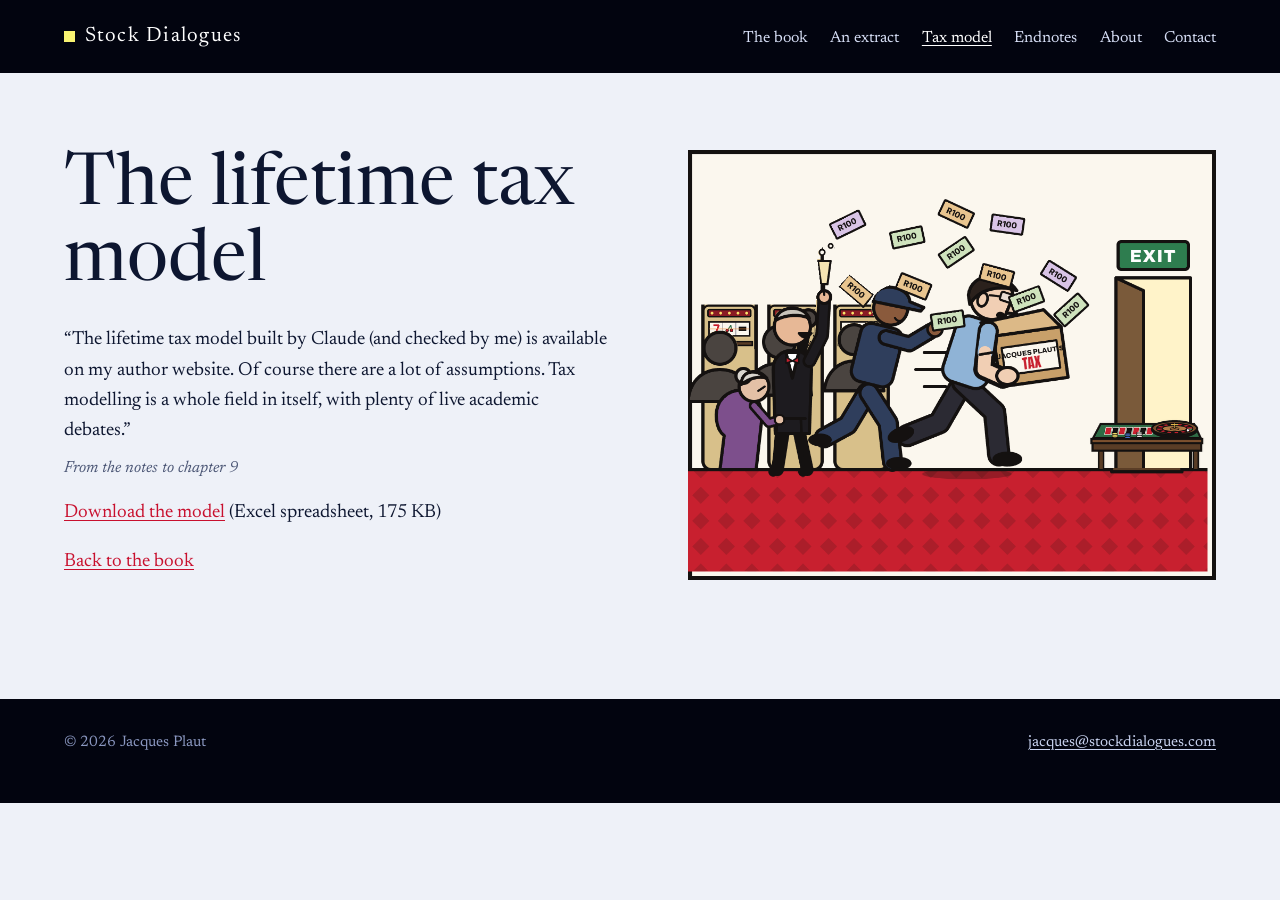
<file: tax-model.html>
<!doctype html>
<html lang="en-ZA">
<head>
  <meta charset="utf-8">
  <meta name="viewport" content="width=device-width, initial-scale=1">
  <title>The lifetime tax model | Stock Dialogues</title>
  <meta name="description" content="The lifetime tax model from chapter 9 of Everything on Red by Jacques Plaut.">
  <link rel="canonical" href="https://www.stockdialogues.com/tax-model.html">
  <link rel="icon" href="favicon.svg" type="image/svg+xml">
  <link rel="preconnect" href="https://fonts.googleapis.com">
  <link rel="preconnect" href="https://fonts.gstatic.com" crossorigin>
  <link href="https://fonts.googleapis.com/css2?family=Newsreader:ital,opsz,wght@0,6..72,300;0,6..72,400;0,6..72,600;1,6..72,400&display=swap" rel="stylesheet">
  <link rel="stylesheet" href="style.css?v=20261117">
</head>
<body>
<a class="skip" href="#main">Skip to content</a>
<header class="site-header">
  <div class="wrap">
    <a class="wordmark" href="./"><span class="light" aria-hidden="true"></span>Stock Dialogues</a>
    <nav class="site-nav" aria-label="Main">
      <a href="./#book">The book</a>
      <a href="./#extract">An extract</a>
      <a href="tax-model.html" aria-current="page">Tax model</a>
      <a href="notes.html">Endnotes</a>
      <a href="./#author">About</a>
      <a href="./#contact">Contact</a>
    </nav>
  </div>
</header>

<main id="main" class="inner">
  <div class="wrap cols">
    <div class="main">
      <h1>The lifetime tax model</h1>
      <p>“The lifetime tax model built by Claude (and checked by me) is available on my author website. Of course there are a lot of assumptions. Tax modelling is a whole field in itself, with plenty of live academic debates.”</p>
      <p class="src">From the notes to chapter 9</p>
      <p class="download"><a href="Everything-on-Red-lifetime-tax-model.xlsx" download>Download the model</a> <span>(Excel spreadsheet, 175 KB)</span></p>
      <p><a href="./">Back to the book</a></p>
    </div>
    <div class="art">
      <img src="images/casino.png" width="992" height="807" alt="Illustration: Jacques runs through a casino clutching a box marked Jacques Plaut’s Tax, banknotes flying, towards a roulette table by the exit">
    </div>
  </div>
</main>

<footer class="site-footer">
  <div class="wrap">
    <span>© 2026 Jacques Plaut</span>
    <span><a href="mailto:jacques@stockdialogues.com">jacques@stockdialogues.com</a></span>
  </div>
</footer>
<!-- Cloudflare Web Analytics --><script type='module' src='https://static.cloudflareinsights.com/beacon.min.js' data-cf-beacon='{"token": "83130190040b4388af3e68f69cc9f07f"}'></script><!-- End Cloudflare Web Analytics -->
</body>
</html>
</file>
<file: style.css>
/* Stock Dialogues — author site for Jacques Plaut
   Night sky over Johannesburg, Hillbrow Tower, a line of dawn, red for "Red". */
:root {
  --sky-top: #02040F;
  --sky: #071542;
  --sky-low: #0F2A7A;
  --building: #4466B0;
  --window: #F8F371;
  --red: #C8102E;
  --red-on-dark: #F2334F;
  --paper: #EEF1F8;
  --ink: #0D1630;
  --ink-soft: #4B5675;
  --serif: "Newsreader", "Georgia", serif;
}

*, *::before, *::after { box-sizing: border-box; }
html { -webkit-text-size-adjust: 100%; scroll-behavior: smooth; }
@media (prefers-reduced-motion: reduce) { html { scroll-behavior: auto; } }

body {
  margin: 0;
  background: var(--paper);
  color: var(--ink);
  font-family: var(--serif);
  font-size: 1.1875rem;
  line-height: 1.6;
  font-optical-sizing: auto;
  text-rendering: optimizeLegibility;
}

img { max-width: 100%; height: auto; display: block; }
a { color: var(--red); text-underline-offset: 0.18em; text-decoration-thickness: 1px; }
a:hover { color: #A50C25; text-decoration-thickness: 2px; }
:focus-visible { outline: 3px solid #F0862A; outline-offset: 3px; border-radius: 2px; }

.wrap { width: min(72rem, 100% - 2rem); margin-inline: auto; }

h1, h2, h3 { font-family: var(--serif); font-weight: 400; line-height: 1.05; margin: 0; }
h2 { font-size: clamp(2.1rem, 1.5rem + 2.4vw, 3.2rem); letter-spacing: 0.01em; }
p { margin: 0 0 1em; }

.skip { position: absolute; left: -999px; top: 0; background: var(--ink); color: #fff; padding: .5rem 1rem; z-index: 10; }
.skip:focus { left: 1rem; }

/* ---------- Header ---------- */
.site-header { padding: 1.25rem 0; background: var(--sky-top); color: #fff; }
.site-header .wrap { display: flex; align-items: baseline; justify-content: space-between; gap: 1rem; flex-wrap: wrap; }
.wordmark { font-size: 1.3rem; letter-spacing: .06em; color: #fff; text-decoration: none; display: inline-flex; align-items: center; gap: .6rem; }
.wordmark:hover { color: #fff; }
.light { display: inline-block; width: 11px; height: 11px; background: var(--window); flex: none; }
.site-nav { display: flex; gap: .6rem 1.4rem; flex-wrap: wrap; font-size: 1rem; }
.site-nav a { color: #D6DEF5; text-decoration: none; }
.site-nav a:hover, .site-nav a[aria-current="page"] { color: #fff; text-decoration: underline; }

/* ---------- Hero: the cover's night sky and Hillbrow Tower ---------- */
.hero {
  position: relative; overflow: hidden; color: #fff; background: var(--sky-top);
  height: max(640px, calc(100vw * 1680 / 2500));
}
.hero-art { position: absolute; inset: 0; width: 100%; height: 100%; object-fit: cover; object-position: left top; }
.hero .wrap { position: relative; z-index: 1; padding-top: clamp(3rem, 6.5vw, 6.5rem); padding-bottom: 3rem; text-align: right; }
.hero .actions { justify-content: flex-end; }
.hero-series { color: #B9C5E8; letter-spacing: .08em; margin-bottom: .75rem; }
.hero h1 { font-size: clamp(3.2rem, 1.2rem + 7vw, 7.75rem); line-height: 1; letter-spacing: .03em; }
.hero h1 .red { color: var(--red-on-dark); }
.hero-sub { font-size: clamp(1.5rem, 1.1rem + 1.4vw, 2.125rem); line-height: 1.25; letter-spacing: .02em; margin: 1.4rem 0 .5rem; }
.byline { color: #B9C5E8; margin-bottom: 2rem; }
.actions { display: flex; gap: .9rem; flex-wrap: wrap; align-items: center; }
.btn {
  display: inline-block; font-family: var(--serif); font-size: 1.0625rem; font-weight: 600; line-height: 1.2;
  padding: .75rem 1.4rem; border: 2px solid rgba(255,255,255,.7); color: #fff; text-decoration: none;
}
.btn:hover { background: #fff; color: var(--ink); border-color: #fff; text-decoration: none; }
.btn[aria-disabled="true"] { border: 2px dashed rgba(185,197,232,.6); color: #B9C5E8; cursor: default; background: transparent; }

/* ---------- Content sections ---------- */
.section { padding: clamp(4rem, 8vw, 6.5rem) 0; }
.section.ruled { border-top: 1px solid rgba(13,22,48,.12); }
.section.flush-top { padding-top: 0; }
.cols { display: flex; flex-wrap: wrap; gap: 2rem 5rem; }
.cols > .side { flex: 1 1 300px; max-width: 460px; min-width: 0; }
.cols > .main { flex: 999 1 420px; max-width: 34rem; min-width: 0; }
.side-stack { display: flex; flex-direction: column; gap: 2.5rem; }

.questions { margin: 0 0 1.5rem; padding-left: 1.4rem; }
.questions li { margin-bottom: .5rem; }

.page {
  background: #fff; padding: clamp(1.75rem, 4vw, 3.5rem); max-width: 38rem;
  box-shadow: 0 0 0 1px rgba(13,22,48,.08), 0 20px 40px -30px rgba(13,22,48,.4);
}
.cols > .page { flex: 999 1 420px; min-width: 0; }
.page h3 { font-size: 1.125rem; font-style: italic; color: var(--ink-soft); margin-bottom: 1.25rem; }
.page p { margin: 0; text-indent: 1.5em; }
.page p:first-of-type { text-indent: 0; }

/* ---------- Contact ---------- */
.contact { background: linear-gradient(to bottom, var(--sky) 0%, var(--sky-top) 100%); color: #DCE4F8; padding: clamp(4rem, 7vw, 6rem) 0; }
.contact .cols { align-items: baseline; gap: 1.5rem 5rem; }
.contact h2 { color: #fff; }
.email { flex: 999 1 420px; min-width: 0; font-size: clamp(1.5rem, 1rem + 2.4vw, 2.625rem); color: var(--window); word-break: break-word; }
.email:hover { color: #fff; }

/* ---------- Footer ---------- */
.site-footer { padding: 2rem 0 3rem; font-size: .95rem; color: #8A97C0; background: var(--sky-top); }
.site-footer a { color: #C9D3F0; }
.site-footer .wrap { display: flex; justify-content: space-between; gap: 1rem; flex-wrap: wrap; }

/* ---------- Inner pages ---------- */
.inner { padding: clamp(3rem, 6vw, 5rem) 0 clamp(4rem, 8vw, 7.5rem); }
.inner .cols { align-items: flex-start; gap: 3rem 5rem; }
.inner .cols > .main { flex: 6 1 360px; }
.inner .cols > .art { flex: 5 1 340px; min-width: 0; }
.inner h1 { font-size: clamp(2.6rem, 1.6rem + 4vw, 4.5rem); margin-bottom: 1.5rem; }
.src { font-style: italic; font-size: 1rem; color: var(--ink-soft); margin-top: -.6em; }
.placeholder { background: #FFF7C2; outline: 1px dashed #B9962A; padding: .1em .35em; }

/* ---------- Notes page ---------- */
.notes-page h1 { margin-bottom: 1.25rem; }
.chapter-jump { margin: 0 0 3rem; padding: 1.25rem 0; border-top: 1px solid rgba(13,22,48,.12); border-bottom: 1px solid rgba(13,22,48,.12); }
.chapter-jump p { margin: 0 0 .6rem; font-style: italic; color: var(--ink-soft); font-size: 1rem; }
.chapter-jump ol { list-style: none; margin: 0; padding: 0; display: flex; flex-wrap: wrap; gap: .5rem; }
.chapter-jump a {
  display: inline-grid; place-items: center; min-width: 2.75rem; height: 2.75rem; padding: 0 .5rem;
  border: 1px solid rgba(13,22,48,.25); color: var(--ink); text-decoration: none; font-size: 1.05rem; background: #fff;
}
.chapter-jump a:hover { border-color: var(--red); color: var(--red); }
.notes-body { max-width: 40rem; }
.notes-body h2 { font-size: clamp(1.6rem, 1.2rem + 1.2vw, 2.1rem); margin: 3rem 0 1rem; scroll-margin-top: 1rem; }
.notes-body p { hyphens: auto; }
.notes-body a { overflow-wrap: anywhere; }
.notes-body blockquote { margin: 0 0 1em; padding-left: 1.25rem; border-left: 3px solid rgba(13,22,48,.18); }
.to-top { margin-top: 3rem; }

/* Phones: taller hero, text kept clear of the tower */
@media (max-width: 600px) {
  .hero { height: 860px; }
  .hero .wrap { padding-left: 128px; padding-top: 2.5rem; }
  .hero h1 { font-size: 2.75rem; }
  .hero-sub { font-size: 1.4rem; }
}
</file>
